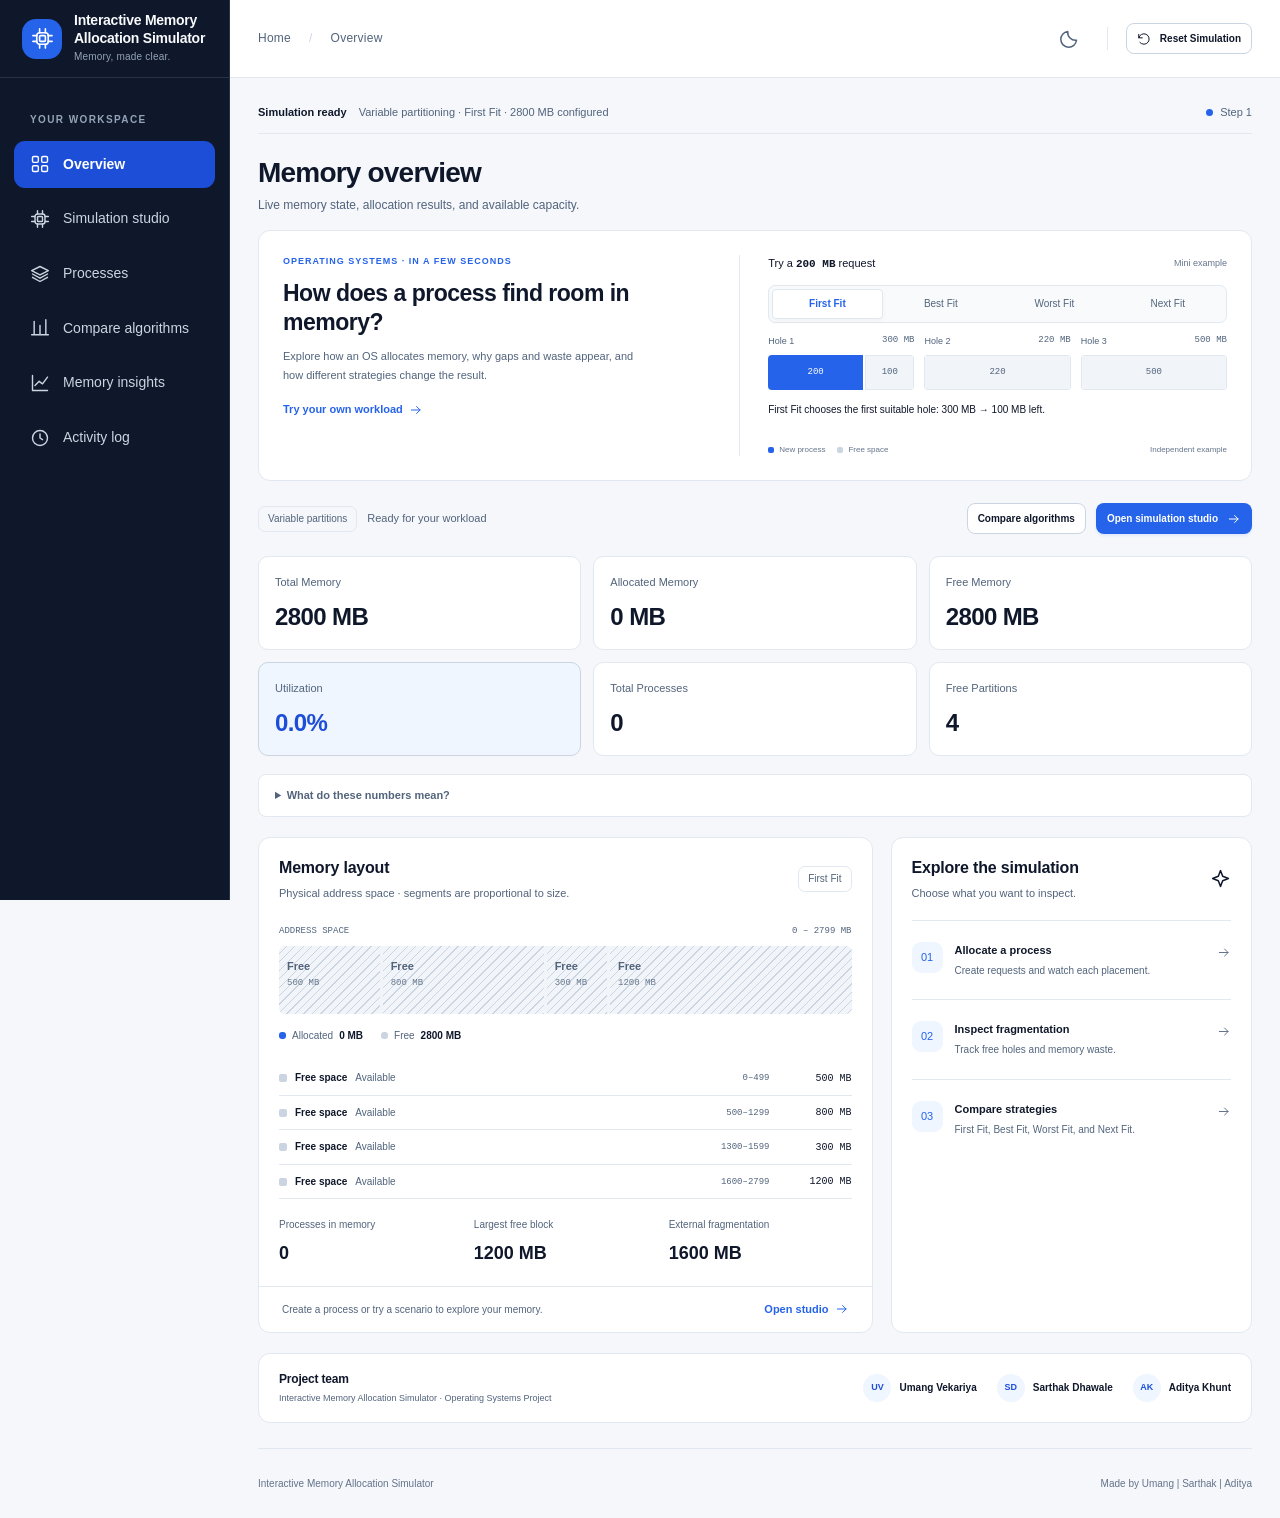
<file: index.html>
<!DOCTYPE html>
<html lang="en"><head><meta charset="UTF-8"><meta name="viewport" content="width=device-width, initial-scale=1.0"><meta name="theme-color" content="#2563eb"><title>Interactive Memory Allocation Simulator</title><link rel="stylesheet" href="css/style.css?v=25"></head>
<body><svg class="icon-sprite" aria-hidden="true" xmlns="http://www.w3.org/2000/svg"><defs><symbol id="icon-grid" viewBox="0 0 24 24"><rect x="3" y="3" width="7" height="7" rx="1.5"/><rect x="14" y="3" width="7" height="7" rx="1.5"/><rect x="3" y="14" width="7" height="7" rx="1.5"/><rect x="14" y="14" width="7" height="7" rx="1.5"/></symbol><symbol id="icon-chip" viewBox="0 0 24 24"><rect x="6" y="6" width="12" height="12" rx="3"/><path d="M9 2v4m6-4v4M9 18v4m6-4v4M2 9h4m-4 6h4m12-6h4m-4 6h4"/><rect x="9" y="9" width="6" height="6" rx="1"/></symbol><symbol id="icon-layers" viewBox="0 0 24 24"><path d="m12 3 10 5-10 5L2 8l10-5Zm-9 9 9 5 9-5M3 16l9 5 9-5"/></symbol><symbol id="icon-compare" viewBox="0 0 24 24"><path d="M5 4v16M12 9v11M19 2v18M2 20h20"/></symbol><symbol id="icon-chart" viewBox="0 0 24 24"><path d="M3 3v18h18M6 15l5-5 4 3 6-8"/></symbol><symbol id="icon-clock" viewBox="0 0 24 24"><circle cx="12" cy="12" r="9"/><path d="M12 7v5l3 2"/></symbol><symbol id="icon-book" viewBox="0 0 24 24"><path d="M12 5v16M12 5C8 2 5 3 2 4v15c3-1 6-2 10 2 4-4 7-3 10-2V4c-3-1-6-2-10 1Z"/></symbol><symbol id="icon-arrow" viewBox="0 0 24 24"><path d="M4 12h15m-6-6 6 6-6 6"/></symbol><symbol id="icon-play" viewBox="0 0 24 24"><path d="m7 4 13 8-13 8V4Z"/></symbol><symbol id="icon-moon" viewBox="0 0 24 24"><path d="M20 14A9 9 0 0 1 10 4a9 9 0 1 0 10 10Z"/></symbol><symbol id="icon-sun" viewBox="0 0 24 24"><circle cx="12" cy="12" r="4"/><path d="M12 2v2m0 16v2M2 12h2m16 0h2M5 5l1.5 1.5m11 11L19 19M5 19l1.5-1.5m11-11L19 5"/></symbol><symbol id="icon-reset" viewBox="0 0 24 24"><path d="M3 10a9 9 0 1 1 2 8M3 4v6h6"/></symbol><symbol id="icon-menu" viewBox="0 0 24 24"><path d="M4 6h16M4 12h16M4 18h16"/></symbol><symbol id="icon-check" viewBox="0 0 24 24"><circle cx="12" cy="12" r="9"/><path d="m8 12 3 3 5-6"/></symbol><symbol id="icon-spark" viewBox="0 0 24 24"><path d="m12 3 2.5 6.5L21 12l-6.5 2.5L12 21l-2.5-6.5L3 12l6.5-2.5L12 3Z"/></symbol></defs></svg>
<a class="skip-link" href="#mainContent">Skip to content</a>
<aside class="sidebar" id="sidebar" aria-label="Main navigation"><a class="brand" href="#overview" data-navigate="overview"><span class="brand-mark"><svg class="icon" aria-hidden="true"><use href="#icon-chip"></use></svg></span><div><strong>Interactive Memory<br>Allocation Simulator</strong><span>Memory, made clear.</span></div></a>
<div class="sidebar-content"><p class="nav-heading">YOUR WORKSPACE</p><nav aria-label="Workspace"><a href="#overview" class="nav-link active" data-navigate="overview" aria-current="page"><svg class="icon" aria-hidden="true"><use href="#icon-grid"></use></svg><span>Overview</span></a><a href="#simulator" class="nav-link" data-navigate="simulator"><svg class="icon" aria-hidden="true"><use href="#icon-chip"></use></svg><span>Simulation studio</span></a><a href="#processes" class="nav-link" data-navigate="processes"><svg class="icon" aria-hidden="true"><use href="#icon-layers"></use></svg><span>Processes</span></a><a href="#comparison" class="nav-link" data-navigate="comparison"><svg class="icon" aria-hidden="true"><use href="#icon-compare"></use></svg><span>Compare algorithms</span></a><a href="#analytics" class="nav-link" data-navigate="analytics"><svg class="icon" aria-hidden="true"><use href="#icon-chart"></use></svg><span>Memory insights</span></a><a href="#activity" class="nav-link" data-navigate="activity"><svg class="icon" aria-hidden="true"><use href="#icon-clock"></use></svg><span>Activity log</span></a></nav></div>
</aside>
<button class="sidebar-backdrop" id="sidebarBackdrop" aria-label="Close navigation" hidden></button>
<div class="app-shell"><header class="topbar"><div class="topbar-left"><button id="menuButton" class="icon-button menu-button" aria-label="Open navigation" aria-expanded="false" aria-controls="sidebar"><svg class="icon" aria-hidden="true"><use href="#icon-menu"></use></svg></button><div class="breadcrumbs"><span>Home</span><span class="breadcrumb-slash">/</span><span id="breadcrumbLabel">Overview</span></div></div><div class="topbar-actions"><button id="themeButton" class="icon-button" aria-label="Switch to dark theme" title="Switch theme"><svg class="icon" aria-hidden="true"><use href="#icon-moon"></use></svg></button><span class="topbar-separator"></span><button id="resetButton" aria-label="Reset Simulation" class="button button-secondary button-small"><svg class="icon" aria-hidden="true"><use href="#icon-reset"></use></svg><span>Reset Simulation</span></button></div></header>
<main id="mainContent" class="app-container" tabindex="-1"><section class="connection-banner"><span class="connection-icon"><svg class="icon" aria-hidden="true"><use href="#icon-chip"></use></svg></span><strong id="workspaceStatus">Simulation ready</strong><span class="connection-description" id="workspaceStatusDescription">Your memory workspace is ready to explore.</span><span class="connection-state"><span class="status-dot"></span><span id="workspaceStep">Step 1</span></span></section>
<div class="page-heading"><div><h1 id="pageTitle">Memory overview</h1><p id="pageSubtitle">Live memory state, allocation results, and available capacity.</p></div><span class="workspace-badge"><svg class="icon" aria-hidden="true"><use href="#icon-check"></use></svg> Local workspace</span></div>
<section class="page" data-page="overview" id="overviewPage">
<section class="overview-intro" aria-labelledby="introTitle">
    <div class="intro-copy"><span class="intro-kicker">OPERATING SYSTEMS · IN A FEW SECONDS</span><h2 id="introTitle">How does a process find room in memory?</h2><p>Explore how an OS allocates memory, why gaps and waste appear, and how different strategies change the result.</p><a class="text-link" href="#simulator" data-navigate="simulator">Try your own workload <svg class="icon" aria-hidden="true"><use href="#icon-arrow"></use></svg></a></div>
    <div class="intro-example"><div class="intro-example-heading"><span>Try a <strong>200 MB</strong> request</span><span class="intro-example-tag">Mini example</span></div><div class="intro-strategies" role="group" aria-label="Mini example allocation strategy"><button type="button" data-intro-algorithm="first-fit" aria-pressed="true">First Fit</button><button type="button" data-intro-algorithm="best-fit" aria-pressed="false">Best Fit</button><button type="button" data-intro-algorithm="worst-fit" aria-pressed="false">Worst Fit</button><button type="button" data-intro-algorithm="next-fit" aria-pressed="false">Next Fit</button></div><div id="introMemory" class="intro-memory" aria-label="Three separate free memory holes"></div><p id="introResult" class="intro-result" role="status" aria-live="polite"></p><div class="intro-legend"><span><i class="intro-used-dot"></i>New process</span><span><i></i>Free space</span><span>Independent example</span></div></div>
</section>

<div class="overview-toolbar"><div><span class="subtle-tag" id="overviewMode">Variable partitions</span><span class="overview-context" id="overviewMemoryStatus">Ready for your workload</span></div><div class="overview-actions"><a class="button button-secondary button-small" href="#comparison" data-navigate="comparison">Compare algorithms</a><a class="button button-primary button-small" href="#simulator" data-navigate="simulator">Open simulation studio <svg class="icon" aria-hidden="true"><use href="#icon-arrow"></use></svg></a></div></div>
<section class="dashboard-grid">

            <div class="stat-card">
                <span class="stat-label">Total Memory</span>
                <strong id="totalMemory">0 MB</strong>
            </div>

            <div class="stat-card">
                <span class="stat-label">Allocated Memory</span>
                <strong id="allocatedMemory">0 MB</strong>
            </div>

            <div class="stat-card">
                <span class="stat-label">Free Memory</span>
                <strong id="freeMemory">0 MB</strong>
            </div>

            <div class="stat-card">
                <span class="stat-label">Utilization</span>
                <strong id="utilization">0%</strong>
            </div>

            <div class="stat-card">
                <span class="stat-label">Total Processes</span>
                <strong id="processCount">0</strong>
            </div>

            <div class="stat-card">
                <span class="stat-label">Free Partitions</span>
                <strong id="freeBlockCount">0</strong>
            </div>

        </section>


<details class="metrics-help"><summary>What do these numbers mean?</summary><div id="overviewMetricHelp" class="metric-explanations"></div></details>
<div class="overview-grid"><section class="panel overview-health"><div class="panel-header"><div class="title-with-icon"><span class="icon-tile"><svg class="icon" aria-hidden="true"><use href="#icon-layers"></use></svg></span><div><h2>Memory layout</h2><p>Physical address space · segments are proportional to size.</p></div></div><span class="subtle-tag" id="overviewAlgorithm">First Fit</span></div>
<div class="health-content"><div class="overview-map-caption"><span>ADDRESS SPACE</span><span id="overviewAddressEnd">0 MB</span></div><div class="capacity-track" id="overviewCapacity" aria-label="Current memory distribution"></div><div id="overviewPointer" class="pointer-slot"></div><div class="capacity-legend"><span><i class="legend-dot used"></i>Allocated <strong id="overviewAllocated">0 MB</strong></span><span><i class="legend-dot"></i>Free <strong id="overviewFree">0 MB</strong></span></div>
<div class="overview-regions" id="overviewRegions" aria-label="Memory regions"></div><div class="overview-facts"><div><span>Processes in memory</span><strong id="overviewProcessCount">0</strong></div><div><span>Largest free block</span><strong id="overviewLargest">0 MB</strong></div><div><span>External fragmentation</span><strong id="overviewExternal">0 MB</strong></div></div></div>
<div class="panel-footer"><span id="overviewNextHint">Create a process to begin your first allocation.</span><a href="#simulator" data-navigate="simulator">Open studio <svg class="icon" aria-hidden="true"><use href="#icon-arrow"></use></svg></a></div></section>
<section class="panel quick-guide"><div class="panel-header"><div><h2>Explore the simulation</h2><p>Choose what you want to inspect.</p></div><svg class="icon" aria-hidden="true"><use href="#icon-spark"></use></svg></div><div class="guide-steps">
<a href="#simulator" data-navigate="simulator"><span class="guide-number">01</span><div><strong>Allocate a process</strong><span>Create requests and watch each placement.</span></div><svg class="icon" aria-hidden="true"><use href="#icon-arrow"></use></svg></a>
<a href="#analytics" data-navigate="analytics"><span class="guide-number">02</span><div><strong>Inspect fragmentation</strong><span>Track free holes and memory waste.</span></div><svg class="icon" aria-hidden="true"><use href="#icon-arrow"></use></svg></a>
<a href="#comparison" data-navigate="comparison"><span class="guide-number">03</span><div><strong>Compare strategies</strong><span>First Fit, Best Fit, Worst Fit, and Next Fit.</span></div><svg class="icon" aria-hidden="true"><use href="#icon-arrow"></use></svg></a></div></section></div><section class="panel project-team" aria-labelledby="projectTeamTitle"><div class="panel-header"><div><h2 id="projectTeamTitle">Project team</h2><p>Interactive Memory Allocation Simulator · Operating Systems Project</p></div></div><ul class="team-members"><li><span class="team-avatar" aria-hidden="true">UV</span><strong>Umang Vekariya</strong></li><li><span class="team-avatar" aria-hidden="true">SD</span><strong>Sarthak Dhawale</strong></li><li><span class="team-avatar" aria-hidden="true">AK</span><strong>Aditya Khunt</strong></li></ul></section></section><section class="page" data-page="simulator" id="simulatorPage" hidden>
<section class="guided-demo"><div><div class="guide-title-row"><h2 id="guidedTitle">Guided fragmentation demo</h2><span id="guidedProgress"></span></div><p id="guidedExplanation">Follow allocation, release, failure, compaction, and a successful retry.</p></div><div class="guide-actions"><button id="startGuidedButton" class="button button-secondary button-small">Start guided demo</button><button id="guidedNextButton" class="button button-primary button-small" hidden>Next stage</button></div></section>
<div class="session-toolbar"><span id="sessionStatus">Autosave is local to this browser.</span><div><button id="saveWorkloadButton" class="button button-secondary button-small">Save workload</button><button id="loadWorkloadButton" class="button button-secondary button-small">Load workload</button><button id="exportReportButton" class="button button-secondary button-small">Export report</button><input id="workloadFile" type="file" accept=".json,application/json" hidden></div></div>
<section class="control-bar">

        <div class="control-group">

            <label for="algorithmSelect">
                Allocation Algorithm
            </label>

            <select id="algorithmSelect">
                <option value="first-fit">First Fit</option>
                <option value="best-fit">Best Fit</option>
                <option value="worst-fit">Worst Fit</option>
                <option value="next-fit">Next Fit</option>
            </select>

        </div>

        <div class="control-group">
            <label for="allocationMode">Allocation Mode</label>
            <select id="allocationMode"><option value="variable">Variable Partitioning</option><option value="fixed">Fixed Partitioning</option></select>
        </div>
        <div class="control-group memory-config-group">

            <label for="memoryBlocks">
                Memory Blocks (MB)
            </label>

            <input
                type="text"
                id="memoryBlocks"
                placeholder="500, 800, 300, 1200"
                value="500, 800, 300, 1200"
            >

        </div>

        <div class="control-group">

            <label>
                Actions
            </label>

            <div class="control-actions">

                <button
                    id="configureMemoryButton"
                    class="button button-primary"
                >
                    Configure Memory
                </button>

                <button
                    id="loadSampleButton"
                    class="button button-secondary"
                >
                    Load Sample
                </button>

            </div>

        </div>

    </section>

        <p id="modeDescription" class="mode-description"></p>
        <section class="main-grid">

            <!-- PROCESS MANAGEMENT -->

            <div class="panel process-panel">

                <div class="panel-header">

                    <div>
                        <h2>Create a process</h2>
                        <p>Add a request to the allocation queue.</p>
                    </div>

                </div>

                <form id="processForm">

                    <div class="form-row">

                        <div class="form-field">

                            <label for="processId">
                                Process ID
                            </label>

                            <input
                                type="text"
                                id="processId"
                                placeholder="P1"
                                maxlength="10"
                                required
                            >

                        </div>

                        <div class="form-field">

                            <label for="processName">
                                Process Name
                            </label>

                            <input
                                type="text"
                                id="processName"
                                placeholder="Chrome"
                                maxlength="30"
                                required
                            >

                        </div>

                    </div>

                    <div class="form-field">

                        <label for="memoryRequest">
                            Memory Requirement (MB)
                        </label>

                        <input
                            type="number"
                            id="memoryRequest"
                            placeholder="500"
                            min="1"
                            step="1"
                            required
                        >

                    </div>

                    <button
                        type="submit"
                        class="button button-primary button-full"
                    >
                        Create Process
                    </button>

                </form>

                <div class="divider"></div>

                <div class="section-subtitle">
                    Quick Allocation
                </div>

                <div class="step-mode">

                    <div class="step-mode-header">

                        <div>
                            <span class="step-mode-title">
                                Step-by-Step Mode
                            </span>

                            <span class="step-mode-description">
                                Inspect blocks one at a time. Previous reviews explanations; committed allocations stay in memory.
                            </span>
                        </div>

                        <label class="toggle">

                            <input
                                type="checkbox"
                                id="stepModeToggle" aria-label="Enable step-by-step allocation"
                            >

                            <span class="toggle-slider"></span>

                        </label>

                    </div>

                    <div
                        id="stepControls"
                        class="step-controls hidden"
                    >

                        <div class="step-progress">

                            <span id="stepProgress">
                                Step 0 / 0
                            </span>

                        </div>

                        <div class="playback-controls"><button id="playStepsButton" class="button button-primary button-small" aria-pressed="false" disabled>Play</button><label for="playbackSpeed">Speed</label><select id="playbackSpeed"><option value="1600">Slow</option><option value="1000" selected>Normal</option><option value="500">Fast</option></select></div>
<div class="step-buttons">

                            <button
                                id="previousStepButton"
                                class="button button-secondary button-small"
                                disabled
                            >
                                Previous
                            </button>

                            <button
                                id="nextStepButton"
                                class="button button-primary button-small"
                                disabled
                            >
                                Next
                            </button>

                            <button
                                id="runAllButton"
                                class="button button-secondary button-small"
                                disabled
                            >
                                Run All
                            </button>

                        </div>

                    </div>

                </div>

<div class="waiting-queue-section"><div class="queue-heading"><span>Waiting queue</span><span id="waitingCount">0 waiting</span></div><div id="waitingQueue" class="waiting-queue"></div></div>
                <div class="allocation-controls">

                    <select id="allocationProcessSelect" aria-label="Waiting process to allocate">
                        <option value="">
                            Select process
                        </option>
                    </select>

                    <button
                        id="allocateButton"
                        class="button button-primary"
                    >
                        Allocate
                    </button>

                </div>

            </div>

            <!-- MEMORY MAP -->

            <div class="panel memory-panel">

                <div class="panel-header">

                    <div>
                        <h2>Memory layout</h2>
                        <p>
                            Contiguous address space · sizes in MB
                        </p>
                    </div>

                    <div class="memory-total-label">
                        <span id="memoryMapTotal">0 MB</span>
                        <button id="compactButton" class="button button-primary button-small">Compact Memory</button>
                    </div>

                </div>

<div class="studio-metrics"><div><span>Reserved</span><strong id="studioAllocated">0 MB</strong></div><div><span>Available</span><strong id="studioFree">0 MB</strong></div><div><span>Largest hole</span><strong id="studioLargest">0 MB</strong></div><div><span>Utilization</span><strong id="studioUtilization">0%</strong></div></div>
<div class="payload-breakdown"><span id="studioPayload">0% useful utilization</span><span id="studioWaste">0 MB internal waste</span></div><details class="metrics-help studio-metrics-help"><summary>Useful memory, waste, and fragmentation explained</summary><div id="studioMetricHelp" class="metric-explanations"></div></details><div class="address-overview"><div class="address-labels"><span>ADDRESS SPACE</span><span id="studioStep">Step 1</span></div><div id="studioCapacity" class="studio-capacity" aria-label="Proportional memory overview"></div><div id="studioPointer" class="pointer-slot"></div><p class="map-scale-note">Segment widths show reserved size. Hatched space inside an allocated segment is internal waste.</p><div class="address-labels"><span>0 MB</span><span id="studioEndAddress">0 MB</span></div></div>
<section id="memoryInspector" class="memory-inspector" aria-label="Selected memory block details"></section><details id="memoryDetails" class="memory-details"><summary>Detailed partitions &amp; addresses</summary><div class="map-column-labels"><span>Start</span><span>Partition / owner</span><span>End</span></div>
                <div
                    id="memoryMap"
                    class="memory-map"
                >

                    <div class="empty-state">
                        <strong>No memory configured</strong>
                        <span>
                            Load sample data to begin the simulation.
                        </span>
                    </div>

                </div>

                <div
                    id="memoryMapLegend"
                    class="memory-map-legend"
                    style="display: none;"
                ></div></details><section class="request-inspector" aria-labelledby="requestInspectorTitle"><div class="inspector-heading"><div><h3 id="requestInspectorTitle">Request preview</h3><p>Compare the next placement across all four algorithms.</p></div><div class="preview-size"><label for="previewRequest">Request (MB)</label><input id="previewRequest" type="number" min="1" step="1" value="212"></div></div><p id="previewContext" class="preview-context"></p><p id="requestFeasibility" class="request-feasibility" aria-live="polite"></p><div id="requestChoices" class="request-choices"></div></section>

            </div>

        <section class="panel steps-panel"><div class="panel-header">

                    <div>
                        <h2>Allocation trace</h2>
                        <p>
                            Follow the search and placement decisions.
                        </p>
                    </div>

                </div>

<div class="decision-cost" id="decisionCost" role="status"></div>
                <div
                    id="allocationSteps"
                    class="steps-container"
                >

                    <div class="empty-state small">
                        <span>
                            Allocation decisions will appear here.
                        </span>
                    </div>

                </div>

            </section>
</section>


<section class="panel scenario-panel">
            <div class="panel-header"><div><h2>Workload scenarios</h2><p>Load a workload, advance its lifecycle, then compare placement strategies.</p></div></div>
            <div class="scenario-controls">
                <div class="control-group"><label for="scenarioSelect">Scenario</label><select id="scenarioSelect">
                    <option value="normal">1 — Normal Workload</option><option value="fragmentation">2 — Fragmentation Stress Test</option>
                    <option value="large">3 — Large Process Workload</option><option value="mixed">4 — Mixed Workload</option>
                    <option value="comparison">5 — Algorithm Comparison</option>
                </select></div>
                <button id="loadScenarioButton" class="button button-secondary">Load Scenario</button>
                <button id="scenarioNextButton" class="button button-secondary" disabled>Next Action</button>
                <button id="scenarioRunButton" class="button button-primary" disabled>Run Workload</button>
            </div>
            <p id="scenarioDescription" class="panel-copy"></p><p id="scenarioProgress" class="panel-copy panel-meta"></p>
        </section>
        <section class="lower-grid">
            <div class="panel"><div class="panel-header"><div><h2>Allocation Failure Analysis</h2><p>Diagnostic snapshot from the latest failed request.</p></div></div><div id="failureAnalysis" class="analysis-content" aria-live="polite"></div></div>
            <div class="panel"><div class="panel-header"><div><h2>Memory Compaction</h2><p>Before and after · free memory is conserved.</p></div></div><div id="compactionAnalysis" class="analysis-content"></div></div>
        </section>
        </section><section class="page" data-page="processes" id="processesPage" hidden><div class="section-toolbar"><p>Every request, from creation to release.</p><a href="#simulator" data-navigate="simulator" class="button button-primary"><svg class="icon" aria-hidden="true"><use href="#icon-play"></use></svg> Create a process</a></div><!-- PROCESS TABLE -->

        <section class="panel">

            <div class="panel-header">

                <div>
                    <h2>Processes</h2>
                    <p>
                        Current state of simulated processes.
                    </p>
                </div>

                <span
                    id="processSummary"
                    class="panel-meta"
                >
                    0 processes
                </span>

            </div>

            <div class="table-wrapper">

                <table>

                    <thead>

                        <tr>
                            <th>PID</th>
                            <th>Process</th>
                            <th>Requested</th>
                            <th>Allocated</th>
                            <th>Status</th>
                            <th>Internal waste</th><th>Attempts</th><th>Failures</th><th>Block / lifecycle steps</th>
                            <th>Actions</th>
                        </tr>

                    </thead>

                    <tbody id="processTableBody">

                        <tr>
                            <td
                                colspan="10"
                                class="table-empty"
                            >
                                No processes created yet.
                            </td>
                        </tr>

                    </tbody>

                </table>

            </div>

        </section>

        </section><section class="page" data-page="comparison" id="comparisonPage" hidden><section class="workspace-intro comparison-intro"><div class="intro-icon"><svg class="icon" aria-hidden="true"><use href="#icon-compare"></use></svg></div><div><h2>Four strategies. One fair comparison.</h2><p>First Fit, Best Fit, Worst Fit, and Next Fit start with identical memory and lifecycle actions.</p></div></section><section id="comparisonLayoutSection" class="comparison-layout-section" aria-labelledby="comparisonLayoutTitle" hidden><div class="comparison-layout-heading"><h2 id="comparisonLayoutTitle">Same workload. Four memory layouts.</h2><p id="comparisonLayoutNote"></p></div><div id="comparisonLayouts" class="comparison-layout-grid"></div><p class="comparison-layout-legend">Process colors stay consistent across algorithms. Striped regions are free; hatching within a process shows internal waste. Maps are comparison snapshots.</p></section><div id="comparisonCharts" class="comparison-charts"></div><section class="panel comparison-panel">

            <div class="panel-header">

                <div>
                    <h2>Algorithm Comparison</h2>

                    <p>
                        Run the current workload independently
                        using all four allocation strategies.
                    </p>
                </div>

                <button
                    id="compareButton"
                    class="button button-primary"
                >
                    Run Comparison
                </button>

            </div>

            <div class="comparison-info">

                <div class="comparison-note">
                    <strong>How it works</strong>

                    <span>
                        Each algorithm starts with the same original
                        memory configuration and process workload.
                    </span>
                </div>

            </div>

            <div class="table-wrapper">

                <table class="comparison-table">

                    <thead>

                        <tr>
                            <th>Metric</th><th>First Fit</th><th>Best Fit</th><th>Worst Fit</th><th>Next Fit</th>
                        </tr>

                    </thead>

                    <tbody id="comparisonTableBody">

                        <tr>

                            <td
                                colspan="5"
                                class="table-empty"
                            >
                                Run a comparison to see results.
                            </td>

                        </tr>

                    </tbody>

                </table>
                <div
                    id="comparisonSummary"
                    class="comparison-summary"
                >
                </div>

            </div>

        </section>
        </section><section class="page" data-page="analytics" id="analyticsPage" hidden><section class="panel fragmentation-panel"><div class="panel-header">

                    <div>
                        <h2>Fragmentation</h2><span id="fragmentationSeverity" class="status-badge status-waiting"></span>
                        <p>
                            Memory distribution statistics.
                        </p>
                    </div>

                </div>

                <div class="fragmentation-list">

                    <div class="fragmentation-item">

                        <div>
                            <span>
                                Internal Fragmentation
                            </span>

                            <small>
                                Unused space inside allocated partitions
                            </small>
                        </div>

                        <strong id="internalFragmentation">
                            0 MB
                        </strong>

                    </div>

                    <div class="fragmentation-item">

                        <div>
                            <span>
                                External Fragmentation
                            </span>

                            <small>
                                Free memory minus the largest free hole (variable mode)
                            </small>
                        </div>

                        <strong id="externalFragmentation">
                            0 MB
                        </strong>

                    </div>

                    <div class="fragmentation-item">

                        <div>
                            <span>
                                Largest Free Block
                            </span>

                            <small>
                                Largest currently available partition
                            </small>
                        </div>

                        <strong id="largestFreeBlock">
                            0 MB
                        </strong>

                    </div>

                    <div class="fragmentation-item"><div><span>External Fragmentation Ratio</span><small>External / free memory × 100</small></div><strong id="externalRatio">0%</strong></div>
                    <div class="fragmentation-item"><div><span>Internal Fragmentation Ratio</span><small>Internal / reserved memory × 100</small></div><strong id="internalRatio">0%</strong></div>
                    <div class="fragmentation-item"><div><span>Total Wasted Memory</span><small>Internal waste + external fragmentation</small></div><strong id="wastedMemory">0 MB</strong></div>
                    <div class="fragmentation-item"><div><span>Compactions</span><small>Successful variable-memory compactions</small></div><strong id="compactionCount">0</strong></div>
                </div>
                <p id="fragmentationExplanation" class="panel-copy"></p><div id="analyticsMetricHelp" class="metric-explanations analytics-metric-help"></div>
            </section><section class="panel analytics-panel">
            <div class="panel-header"><div><h2>Real-time Analytics</h2><p>One sample per simulation event. All graphs reset with memory configuration.</p></div></div>
            <div class="analytics-grid">
                <div class="chart-card"><h3>Memory Utilization</h3><div id="utilizationChart"></div></div>
                <div class="chart-card"><h3>Allocated vs Free Memory</h3><div id="memoryChart"></div></div>
                <div class="chart-card"><h3>External Fragmentation</h3><div id="fragmentationChart"></div></div>
            </div>
        </section>
        </section><section class="page" data-page="activity" id="activityPage" hidden><section class="panel activity-panel">

            <div class="panel-header">

                <div>
                    <h2>Activity Log</h2>
                    <p>
                        Recent simulation events.
                    </p>
                </div>

            </div>

            <div
                id="activityLog"
                class="activity-log"
            >

                <div class="empty-state small">
                    <span>
                        No simulation events yet.
                    </span>
                </div>

            </div>

        </section>

    </section><section class="page" data-page="guide" id="guidePage" hidden><section class="panel guide-panel"><div class="panel-header"><div><h2>Small decisions. Different outcomes.</h2><p>The memory model behind your simulation.</p></div></div><div class="reference-grid">
<article><span class="reference-number">01</span><h3>Choose a strategy</h3><p><strong>First Fit</strong> stops at the first free block that fits. <strong>Best Fit</strong> chooses the smallest suitable block. <strong>Worst Fit</strong> chooses the largest. <strong>Next Fit</strong> resumes from its saved search position and wraps around.</p></article>
<article><span class="reference-number">02</span><h3>Know your partitions</h3><p><strong>Variable partitions</strong> split blocks to match a request. <strong>Fixed partitions</strong> reserve an entire region, leaving unused space inside it.</p></article>
<article><span class="reference-number">03</span><h3>Understand fragmentation</h3><p>External fragmentation = free memory − largest free block. Internal fragmentation = reserved memory − requested memory in allocated processes.</p></article>
<article><span class="reference-number">04</span><h3>Make memory contiguous</h3><p>Compaction moves allocated processes together and combines free space. It preserves total free memory and is available in variable mode.</p></article>
<article><span class="reference-number">05</span><h3>Take it step by step</h3><p>Enable step mode in the studio to inspect each free block. Previous reviews the explanation; completing an allocation commits it only once.</p></article>
<article><span class="reference-number">06</span><h3>Replay a fair workload</h3><p>Comparisons use independent memory states and identical actions. Recommendations prioritize allocation success, then useful utilization, fragmentation, and search work.</p></article></div></section></section>
<footer class="workspace-footer"><span>Interactive Memory Allocation Simulator</span><span>Made by Umang | Sarthak | Aditya</span></footer></main></div>
<div id="notification" class="notification" role="status" aria-live="polite"></div><dialog id="simulationDialog" aria-labelledby="dialogTitle">
        <form method="dialog" id="dialogForm">
            <h2 id="dialogTitle">Simulation action</h2><p id="dialogMessage"></p>
            <div id="dialogInputGroup" class="form-field hidden"><label for="dialogMemory">Additional memory (MB)</label><input id="dialogMemory" type="number" min="1" step="1"></div>
            <div class="dialog-actions"><button id="dialogCancel" type="button" class="button button-secondary">Cancel</button><button id="dialogConfirm" type="submit" class="button button-primary">Continue</button></div>
        </form>
    </dialog>

<!-- Load core logic first. UI and features define helpers; app.js starts the app last. -->
<script src="js/core/algorithms.js?v=25"></script>
<script src="js/core/memory-engine.js?v=25"></script>

<!-- Presentation and interactive feature helpers (preserve this dependency order). -->
<script src="js/interface/visualization.js?v=25"></script>
<script src="js/interface/dialogs.js?v=25"></script>
<script src="js/interface/scenarios.js?v=25"></script>
<script src="js/interface/analytics.js?v=25"></script>
<script src="js/interface/studio-tools.js?v=25"></script>
<script src="js/interface/workspace.js?v=25"></script>
<script src="js/interface/block-inspector.js?v=25"></script>
<script src="js/interface/lab-features.js?v=25"></script>

<script src="js/interface/overview-demo.js?v=25"></script>

<script src="js/interface/learning-views.js?v=25"></script>

<!-- Application controller and startup. -->
<script src="js/app.js?v=25"></script>
</body></html>
</file>
<file: css/style.css>
/* Interactive Memory Allocation Simulator workspace — navy navigation, neutral slate surfaces, and blue accents. */
:root {
    color-scheme: light;
    --page: #f5f7fb; --surface: #ffffff; --surface-alt: #f8fafc;
    --sidebar: #0f172a; --sidebar-text: #cbd5e1; --sidebar-muted: #94a3b8;
    --sidebar-border: #263449; --sidebar-hover: #1e293b; --sidebar-active: #1d4ed8;
    --line: #e2e8f0; --line-strong: #cbd5e1;
    --text: #0f172a; --text-secondary: #52647c; --text-muted: #64748b;
    --accent: #2563eb; --accent-hover: #1d4ed8; --accent-soft: #eff6ff; --button-text: #ffffff;
    --copper: var(--accent); --copper-dark: var(--accent-hover); --copper-soft: var(--accent-soft);
    --success: #1d4ed8; --success-soft: #eff6ff;
    --warning: #b45309; --warning-soft: #fffbeb; --danger: #b91c1c; --danger-soft: #fef2f2;
    --free: #f1f5f9; --free-line: #cbd5e1; --ink: #0f172a;
    --p1: #60a5fa; --p2: #a78bfa; --p3: #2dd4bf; --p4: #38bdf8; --p5: #818cf8; --p6: #e879f9;
    --radius: 18px; --radius-sm: 10px; --sidebar-width: 252px;
    --shadow-sm: 0 2px 5px rgba(15, 23, 42, .035); --shadow-lg: 0 20px 70px rgba(15, 23, 42, .22);
    --font-ui: Inter, -apple-system, BlinkMacSystemFont, "Segoe UI", sans-serif;
    --font-mono: "SFMono-Regular", Consolas, monospace;
    --hero-panel: #ffffff; --hero-chip: #dbeafe; --hero-chip-inner: #eff6ff; --hero-stroke: #94a3b8;
}
[data-theme="dark"] {
    color-scheme: dark;
    --page: #0b1220; --surface: #111c30; --surface-alt: #172338;
    --line: #2a3a52; --line-strong: #40536e;
    --text: #f1f5f9; --text-secondary: #b2bfd1; --text-muted: #94a3b8;
    --accent: #60a5fa; --accent-hover: #93c5fd; --accent-soft: #172e52; --button-text: #0b1220;
    --success: #93c5fd; --success-soft: #172e52; --warning: #fbbf24; --warning-soft: #352b14;
    --danger: #fca5a5; --danger-soft: #392127; --free: #1e293b; --free-line: #475569;
    --hero-panel: #1e293b; --hero-chip: #243d61; --hero-chip-inner: #172e52; --hero-stroke: #64748b;
}
* { box-sizing: border-box; margin: 0; padding: 0; }
body { background: var(--page); color: var(--text); font: 14px/1.55 var(--font-ui); -webkit-font-smoothing: antialiased; }
button, input, select { font: inherit; }
a { color: inherit; text-decoration: none; }
button, a, input, select, summary { -webkit-tap-highlight-color: transparent; }
button, a { touch-action: manipulation; }
button:focus-visible, a:focus-visible, summary:focus-visible { outline: 3px solid var(--accent); outline-offset: 4px; }
::selection { background: var(--accent-soft); color: var(--accent-hover); }
.icon-sprite { position: absolute; width: 0; height: 0; overflow: hidden; }
.icon { width: 21px; height: 21px; fill: none; stroke: currentColor; stroke-width: 1.7; stroke-linecap: round; stroke-linejoin: round; flex-shrink: 0; }
.skip-link { position: fixed; top: -80px; left: 16px; padding: 12px 20px; background: var(--surface); color: var(--accent); z-index: 100; border-radius: 8px; }
.skip-link:focus { top: 12px; }
.hidden, [hidden] { display: none !important; }

/* Persistent shell */
.sidebar { color: var(--sidebar-text); position: fixed; inset: 0 auto 0 0; width: var(--sidebar-width); z-index: 30; background: var(--sidebar); border-right: 1px solid var(--sidebar-border); display: flex; flex-direction: column; }
.brand { display: flex; align-items: center; gap: 12px; height: 78px; padding: 0 24px; border-bottom: 1px solid var(--sidebar-border); }
.brand-mark { display: grid; place-items: center; background: #2563eb; color: #fff; width: 40px; height: 40px; flex-shrink: 0; border-radius: 14px; }
.brand-mark .icon { width: 23px; height: 23px; }
.brand strong { display: block; font-size: 14px; letter-spacing: -.25px; font-weight: 650; color: #f8fafc; line-height: 1.25; }
.brand span:not(.brand-mark) { display: block; font-size: 10px; color: var(--sidebar-muted); letter-spacing: .2px; margin-top: 2px; }
.sidebar-content { padding: 34px 14px; overflow-y: auto; }
.nav-heading { color: var(--sidebar-muted); font-weight: 650; font-size: 10px; letter-spacing: 1.4px; padding: 0 16px 13px; }
.sidebar nav { display: grid; gap: 7px; }
.nav-link { display: flex; align-items: center; gap: 13px; padding: 13px 16px; border-radius: 11px; color: var(--sidebar-text); font-size: 14px; font-weight: 530; transition: background .15s, color .15s; }
[data-theme="dark"] .nav-link { color: var(--sidebar-text); }
.nav-link:hover { background: var(--sidebar-hover); color: #ffffff; }
.nav-link.active { background: var(--sidebar-active); color: #ffffff; font-weight: 620; }
[data-theme="dark"] .nav-link.active { background: var(--sidebar-active); color: #ffffff; }
.nav-link .icon { width: 20px; height: 20px; }
.nav-divider { height: 1px; margin: 25px 16px 17px; background: var(--sidebar-border); }
.sidebar-footer { margin-top: auto; padding: 23px 26px 25px; border-top: 1px solid var(--sidebar-border); }
.sidebar-footer strong { display: block; color: #e2e8f0; font-size: 11px; margin-bottom: 5px; font-weight: 600; }
.sidebar-footer p { color: var(--sidebar-muted); font-size: 11px; line-height: 1.8; max-width: 175px; }
.sidebar-foot-icon { display: block; color: #93c5fd; margin-bottom: 10px; }
.sidebar-foot-icon .icon { width: 18px; height: 18px; }
.academic-tag { display: inline-block; font-size: 8px; letter-spacing: 1.4px; color: var(--sidebar-muted); margin-top: 18px; }
.app-shell { margin-left: var(--sidebar-width); }
.topbar { height: 78px; display: flex; align-items: center; justify-content: space-between; gap: 15px; padding: 0 38px; background: var(--surface); border-bottom: 1px solid var(--line); }
.topbar-left, .topbar-actions, .breadcrumbs { display: flex; align-items: center; gap: 18px; }
.breadcrumbs { color: var(--text-secondary); font-size: 12px; letter-spacing: .25px; }
.breadcrumb-slash { color: var(--line-strong); }
.icon-button { display: grid; place-items: center; width: 38px; height: 38px; background: transparent; border: 0; border-radius: 10px; color: var(--text-secondary); cursor: pointer; }
.icon-button:hover { background: var(--accent-soft); color: var(--accent); }
.topbar-separator { height: 23px; width: 1px; background: var(--line); }
.menu-button { display: none; }
.app-container { max-width: 1480px; margin: 0 auto; padding: 30px 38px 0; outline: 0; }
.connection-banner { display: flex; align-items: center; gap: 12px; padding: 14px 17px; border-radius: 14px; background: var(--surface); margin-bottom: 27px; font-size: 12px; }
.connection-icon { display: grid; place-items: center; height: 31px; width: 31px; color: var(--accent); background: var(--accent-soft); border-radius: 9px; }
[data-theme="dark"] .connection-icon { background: var(--accent-soft); }
.connection-icon .icon { width: 18px; height: 18px; }
.connection-banner strong { font-weight: 600; }
.connection-description { color: var(--text-secondary); }
.connection-state { display: flex; align-items: center; gap: 7px; margin-left: auto; color: var(--text-secondary); white-space: nowrap; font-size: 11px; }
.status-dot { width: 7px; height: 7px; background: var(--accent); border-radius: 50%; display: inline-block; flex-shrink: 0; }
.page-heading { display: flex; align-items: center; justify-content: space-between; gap: 20px; margin-bottom: 27px; }
.page-heading h1 { font-size: 24px; letter-spacing: -.7px; font-weight: 650; line-height: 1.35; }
.page-heading p { font-size: 12px; color: var(--text-secondary); margin-top: 4px; }
.workspace-badge { color: var(--accent); background: var(--accent-soft); border: 1px solid var(--free-line); padding: 5px 10px; border-radius: 7px; font-size: 10px; display: flex; align-items: center; gap: 6px; white-space: nowrap; }
.workspace-badge .icon { width: 13px; height: 13px; }
.workspace-footer { padding: 27px 0; margin-top: 25px; border-top: 1px solid var(--line); color: var(--text-muted); font-size: 10px; display: flex; justify-content: space-between; gap: 15px; }

/* Overview */
.dashboard-grid { display: grid; grid-template-columns: repeat(6, minmax(0, 1fr)); gap: 12px; margin-bottom: 24px; }
.stat-card { background: var(--surface); border: 1px solid var(--line); border-radius: 15px; min-height: 100px; padding: 17px 16px; display: flex; flex-direction: column; justify-content: space-between; gap: 12px; }
.stat-label { color: var(--text-secondary); font-size: 11px; }
.stat-card strong { font-size: 24px; letter-spacing: -.6px; line-height: 1.2; font-weight: 620; white-space: nowrap; }
.stat-card:nth-child(4) { background: var(--accent-soft); border-color: var(--free-line); }
.stat-card:nth-child(4) strong { color: var(--accent-hover); }
.overview-grid { display: grid; grid-template-columns: 1.3fr 1fr; gap: 20px; }
.title-with-icon { display: flex; align-items: center; gap: 12px; }
.icon-tile { display: grid; place-items: center; color: var(--accent); background: var(--accent-soft); width: 39px; height: 39px; border-radius: 12px; }
.subtle-tag { border: 1px solid var(--line); border-radius: 7px; padding: 4px 9px; color: var(--text-secondary); font-size: 10px; white-space: nowrap; }
.health-content { padding: 18px 23px 23px; }
.capacity-track { display: flex; height: 15px; border-radius: 8px; overflow: hidden; background: var(--free); gap: 2px; }
.capacity-track span { min-width: 2px; }
.capacity-legend { display: flex; gap: 18px; margin-top: 14px; font-size: 10px; color: var(--text-secondary); flex-wrap: wrap; }
.capacity-legend span { display: flex; align-items: center; gap: 6px; }
.capacity-legend strong { font-weight: 550; color: var(--text); }
.legend-dot { height: 7px; width: 7px; background: var(--free-line); border-radius: 3px; display: inline-block; }
.legend-dot.used { background: var(--accent); }
.overview-facts { display: grid; grid-template-columns: repeat(3, 1fr); margin-top: 24px; gap: 12px; }
.overview-facts span { display: block; font-size: 10px; color: var(--text-secondary); margin-bottom: 7px; }
.overview-facts strong { display: block; font-size: 18px; font-weight: 600; }
.panel-footer { padding: 14px 23px; border-top: 1px solid var(--line); display: flex; gap: 12px; align-items: center; justify-content: space-between; font-size: 10px; color: var(--text-secondary); }
.panel-footer a, .text-link { color: var(--accent); display: inline-flex; align-items: center; gap: 6px; font-size: 11px; font-weight: 600; white-space: nowrap; }
.panel-footer .icon, .text-link .icon { width: 14px; height: 14px; }
.guide-steps { padding: 0 22px 6px; }
.guide-steps a { display: flex; align-items: center; gap: 12px; padding: 17px 0; border-top: 1px solid var(--line); }
.guide-steps a:first-child { border-top: 0; }
.guide-number { color: var(--accent); font-size: 11px; background: var(--accent-soft); border-radius: 9px; width: 31px; height: 31px; display: grid; place-items: center; flex-shrink: 0; }
.guide-steps strong { display: block; font-size: 11px; font-weight: 600; }
.guide-steps div span { display: block; font-size: 10px; color: var(--text-secondary); margin-top: 4px; }
.guide-steps .icon { width: 14px; margin-left: auto; color: var(--text-muted); }

/* Shared cards and controls */
.panel { background: var(--surface); border: 1px solid var(--line); border-radius: var(--radius); overflow: hidden; box-shadow: var(--shadow-sm); }
.panel-header { display: flex; align-items: center; justify-content: space-between; gap: 12px; min-height: 81px; padding: 20px 23px; }
.panel-header h2 { font-size: 17px; font-weight: 600; letter-spacing: -.2px; }
.panel-header p { margin-top: 4px; color: var(--text-secondary); font-size: 11px; }
.panel-meta { color: var(--text-secondary); font-size: 10px; }
.panel-copy { padding: 6px 23px 18px; color: var(--text-secondary); font-size: 11px; line-height: 1.75; }
.workspace-intro { display: flex; align-items: center; gap: 17px; padding: 22px 25px; background: var(--accent-soft); border-radius: 17px; margin-bottom: 24px; }
.intro-icon { width: 44px; height: 44px; background: var(--surface); border-radius: 13px; display: grid; place-items: center; color: var(--accent); flex-shrink: 0; }
.workspace-intro h2 { font-size: 17px; font-weight: 610; letter-spacing: -.25px; }
.workspace-intro p { font-size: 11px; color: var(--text-secondary); margin-top: 4px; }
.workspace-intro .text-link { margin-left: auto; }
.button { min-height: 41px; padding: 9px 16px; border: 1px solid transparent; border-radius: 10px; display: inline-flex; align-items: center; justify-content: center; gap: 9px; font-size: 12px; font-weight: 570; line-height: 1.5; cursor: pointer; white-space: nowrap; transition: background .15s, box-shadow .15s, transform .1s; }
.button .icon { width: 17px; height: 17px; }
.button:active:not(:disabled) { transform: translateY(1px); }
.button:disabled { opacity: .45; cursor: not-allowed; }
.button-primary { background: var(--accent); color: var(--button-text); box-shadow: 0 2px 3px #2563eb18; }
.button-primary:hover:not(:disabled) { background: var(--accent-hover); }
[data-theme="dark"] .button-primary { color: var(--button-text); }
.button-secondary { background: var(--surface); color: var(--text); border-color: var(--line-strong); }
.button-secondary:hover:not(:disabled) { border-color: var(--accent); background: var(--surface-alt); }
.button-danger { background: var(--surface); color: var(--danger); border-color: var(--line); }
.button-danger:hover:not(:disabled) { background: var(--danger-soft); border-color: var(--danger); }
.button-small { min-height: 31px; padding: 6px 10px; font-size: 10px; border-radius: 8px; }
.button-small .icon { width: 14px; height: 14px; }
.button-full { width: 100%; }
input, select { height: 41px; width: 100%; border: 1px solid var(--line-strong); border-radius: 9px; padding: 0 12px; outline: 0; background: var(--surface); color: var(--text); font-size: 12px; }
input::placeholder { color: var(--text-muted); }
input:focus, select:focus { border-color: var(--accent); box-shadow: 0 0 0 3px var(--accent-soft); }
label { color: var(--text-secondary); font-size: 10px; font-weight: 550; }
.control-bar { background: var(--surface); border: 1px solid var(--line); border-radius: 15px; padding: 19px 22px; display: flex; align-items: flex-end; gap: 14px; flex-wrap: wrap; }
.control-group { display: flex; flex-direction: column; gap: 7px; }
.control-group select { min-width: 157px; }
.memory-config-group { flex: 1; min-width: 190px; }
.control-actions { display: flex; gap: 8px; }
.mode-description { color: var(--text-secondary); font-size: 10px; padding: 12px 5px 20px; line-height: 1.8; }
.main-grid { display: grid; grid-template-columns: minmax(270px, .85fr) minmax(350px, 1.35fr); gap: 20px; margin-bottom: 20px; }
.process-panel { padding-bottom: 23px; }
.process-panel form { padding: 0 23px 20px; }
.form-row { display: grid; grid-template-columns: .7fr 1.3fr; gap: 12px; }
.form-field { display: flex; flex-direction: column; gap: 6px; margin-bottom: 17px; }
.divider { height: 1px; background: var(--line); margin: 0 23px 18px; }
.section-subtitle { padding: 0 23px; font-size: 11px; font-weight: 600; }
.allocation-controls { padding: 0 23px; display: grid; grid-template-columns: 1fr auto; gap: 8px; }
.step-mode { padding: 13px 23px 19px; }
.step-mode-header { display: flex; align-items: center; justify-content: space-between; gap: 15px; }
.step-mode-title { font-size: 11px; display: block; font-weight: 550; }
.step-mode-description { font-size: 10px; color: var(--text-secondary); display: block; margin-top: 3px; line-height: 1.7; }
.toggle { width: 35px; height: 20px; position: relative; flex-shrink: 0; }
.toggle input { position: absolute; inset: 0; width: 100%; height: 100%; z-index: 2; opacity: 0; margin: 0; cursor: pointer; }
.toggle-slider { position: absolute; inset: 0; pointer-events: none; border-radius: 15px; background: var(--line-strong); transition: background .15s; }
.toggle-slider::before { content: ""; position: absolute; left: 3px; top: 3px; width: 14px; height: 14px; background: #fff; border-radius: 50%; transition: transform .15s; }
.toggle input:checked + .toggle-slider { background: var(--accent); }
.toggle input:checked + .toggle-slider::before { transform: translateX(15px); }
.toggle input:focus-visible + .toggle-slider { outline: 3px solid var(--accent); outline-offset: 3px; }
.step-controls { margin-top: 12px; padding: 12px; background: var(--surface-alt); border: 1px solid var(--line); border-radius: 10px; }
.step-progress { font-size: 10px; text-align: center; color: var(--text-secondary); margin-bottom: 9px; }
.step-buttons { display: flex; justify-content: center; gap: 6px; }
.steps-container { padding: 0 23px 20px; }
.step { display: flex; align-items: flex-start; gap: 12px; padding: 12px 0; border-top: 1px solid var(--line); }
.step:first-child { border-top: 0; }
.step-number { display: grid; place-items: center; flex-shrink: 0; height: 23px; width: 23px; font-size: 10px; border-radius: 7px; background: var(--accent-soft); color: var(--accent); }
.step-text { font-size: 11px; padding-top: 2px; }
.step-text strong { color: var(--accent); font-weight: 600; }
.current-step { padding-left: 10px; padding-right: 10px; background: var(--accent-soft); border-radius: 9px; }
.studio-details { margin-bottom: 20px; }
.scenario-panel { margin-bottom: 20px; }
.scenario-controls { display: flex; align-items: flex-end; flex-wrap: wrap; gap: 9px; padding: 0 23px 12px; }
.scenario-controls .control-group { flex: 1; min-width: 200px; }
.scenario-panel .panel-copy { padding-bottom: 10px; }
.scenario-panel .panel-copy:last-child { padding-bottom: 21px; }

/* Memory map */
.memory-panel { min-height: 380px; }
.memory-total-label { display: flex; flex-wrap: wrap; align-items: center; justify-content: flex-end; gap: 10px; font-size: 10px; color: var(--text-secondary); }
.memory-map { min-height: 270px; max-height: 500px; overflow-y: auto; padding: 0 23px 23px; display: flex; flex-direction: column; gap: 6px; }
.memory-block { display: grid; grid-template-columns: 47px 1fr 40px; border-radius: 9px; flex-shrink: 0; position: relative; border: 1px solid var(--line); overflow: hidden; }
.memory-block-gutter, .memory-block-tail { font-family: var(--font-mono); font-size: 9px; color: var(--text-muted); display: flex; align-items: center; justify-content: center; background: var(--surface-alt); padding: 0 5px; }
.memory-block-body { display: flex; align-items: center; padding: 10px 13px; min-width: 0; }
.memory-block-content { min-width: 0; }
.memory-block-title { display: block; font-size: 11px; font-weight: 550; overflow: hidden; white-space: nowrap; text-overflow: ellipsis; }
.memory-block-size { display: block; font-size: 9px; color: var(--text-secondary); margin-top: 3px; }
.memory-block.free .memory-block-body { background: repeating-linear-gradient(135deg,var(--free),var(--free) 7px,var(--surface-alt) 7px,var(--surface-alt) 8px); }
.memory-block.free .memory-block-title { color: var(--text-secondary); }
.memory-block.allocated .memory-block-body { border-left: 3px solid var(--proc-color); background: color-mix(in srgb, var(--proc-color) 8%, var(--surface)); }
.memory-block-pid { color: var(--text); font-weight: 650; }
.memory-block.inspecting { border-color: var(--accent); box-shadow: inset 0 0 0 2px var(--accent); }
.memory-block.inspecting .memory-block-body { background: var(--accent-soft); }
.memory-map-legend { padding: 13px 23px; border-top: 1px solid var(--line); gap: 12px; flex-wrap: wrap; font-size: 10px; color: var(--text-secondary); }
.legend-swatch { display: inline-flex; align-items: center; gap: 5px; }
.legend-chip { width: 8px; height: 8px; border-radius: 3px; }
.empty-state { display: flex; align-items: center; justify-content: center; flex-direction: column; gap: 7px; text-align: center; color: var(--text-secondary); padding: 35px 15px; min-height: 210px; }
.empty-state strong { font-weight: 550; font-size: 13px; color: var(--text); }
.empty-state span { font-size: 11px; max-width: 270px; }
.empty-state.small { min-height: 100px; }

/* Process lifecycle and comparison */
.section-toolbar { display: flex; justify-content: space-between; align-items: center; gap: 15px; margin-bottom: 20px; }
.section-toolbar p { font-size: 12px; color: var(--text-secondary); }
.table-wrapper { overflow-x: auto; }
table { width: 100%; border-collapse: collapse; }
th { text-align: left; background: var(--surface-alt); color: var(--text-secondary); font-size: 10px; font-weight: 550; white-space: nowrap; padding: 13px 17px; border-top: 1px solid var(--line); border-bottom: 1px solid var(--line); }
td { font-size: 11px; padding: 16px 17px; border-bottom: 1px solid var(--line); }
tbody tr:last-child td { border-bottom: 0; }
tbody tr:hover { background: var(--surface-alt); }
td.mono { font-variant-numeric: tabular-nums; white-space: nowrap; }
.table-empty { color: var(--text-secondary); height: 140px; text-align: center; }
.process-id-cell { display: flex; align-items: center; gap: 8px; font-size: 10px; font-weight: 600; }
.process-color-dot { width: 7px; height: 7px; border-radius: 50%; background: var(--proc-color); flex-shrink: 0; }
.status-badge { display: inline-flex; align-items: center; gap: 5px; font-size: 9px; padding: 4px 8px; border-radius: 7px; line-height: 1.5; white-space: nowrap; }
.status-badge::before { content: ""; height: 5px; width: 5px; border-radius: 50%; background: currentColor; }
.status-allocated { background: var(--success-soft); color: var(--success); }
.status-waiting { background: var(--warning-soft); color: var(--warning); }
.status-terminated { background: var(--surface-alt); color: var(--text-muted); }
.status-failed { background: var(--danger-soft); color: var(--danger); }
.action-buttons { display: flex; gap: 6px; flex-wrap: nowrap; }
.lifecycle-cell { white-space: nowrap; font-size: 9px; color: var(--text-secondary); line-height: 1.8; }
.comparison-info { padding: 12px 23px; border-top: 1px solid var(--line); color: var(--text-secondary); font-size: 11px; }
.comparison-note { display: flex; gap: 13px; }
.comparison-note strong { color: var(--accent); font-weight: 550; white-space: nowrap; }
.comparison-table th:not(:first-child), .comparison-table td:not(:first-child) { text-align: center; font-variant-numeric: tabular-nums; }
.comparison-table th:not(:first-child) { color: var(--accent); }
.comparison-table td:first-child { font-weight: 500; font-size: 11px; }
.comparison-table td { padding: 14px 23px; }
.comparison-table tr:last-child td { background: var(--accent-soft); color: var(--accent-hover); font-weight: 650; }
.comparison-summary { margin: 20px 23px 23px; padding: 22px; border: 1px solid var(--free-line); border-radius: 14px; background: var(--accent-soft); font-size: 11px; color: var(--text-secondary); line-height: 1.8; }
.comparison-summary:empty { display: none; }
.comparison-summary-title { color: var(--accent-hover); font-size: 17px; letter-spacing: -.3px; font-weight: 600; margin-bottom: 7px; }
.comparison-summary strong { color: var(--text); }
.comparison-summary details { margin-top: 14px; border-top: 1px solid var(--free-line); padding-top: 12px; }
.comparison-summary summary { color: var(--accent-hover); cursor: pointer; font-weight: 550; }
.comparison-summary details p { margin-top: 10px; }

/* Insights and history */
.lower-grid { display: grid; grid-template-columns: 1fr 1fr; gap: 20px; margin-top: 20px; }
.fragmentation-panel .panel-header { border-bottom: 1px solid var(--line); }
.fragmentation-panel .panel-header > div { display: flex; align-items: center; gap: 13px; flex-wrap: wrap; }
.fragmentation-panel .panel-header p { width: 100%; margin-top: 0; }
.fragmentation-list { display: grid; grid-template-columns: repeat(3, minmax(0,1fr)); padding: 5px 23px 16px; column-gap: 24px; }
.fragmentation-item { padding: 17px 0; border-bottom: 1px solid var(--line); }
.fragmentation-item span { display: block; font-size: 11px; font-weight: 550; }
.fragmentation-item small { display: block; color: var(--text-secondary); font-size: 9px; margin-top: 4px; min-height: 27px; }
.fragmentation-item strong { display: block; font-size: 22px; font-weight: 600; margin-top: 10px; letter-spacing: -.4px; }
.analysis-content { padding: 0 23px 23px; font-size: 11px; color: var(--text-secondary); line-height: 1.8; }
.analysis-content p + p { margin-top: 10px; }
.analysis-content table { margin: 15px 0; }
.analysis-content th, .analysis-content td { padding: 12px 10px; }
.diagnostic-title { color: var(--danger); font-size: 12px; font-weight: 600; margin-bottom: 13px; }
.metric-list { display: grid; grid-template-columns: repeat(2, minmax(0,1fr)); gap: 8px; margin-bottom: 15px; }
.metric-list div { padding: 9px 12px; background: var(--surface-alt); border-radius: 8px; }
.metric-list dt { font-size: 10px; }
.metric-list dd { font-size: 14px; font-weight: 600; color: var(--text); }
.analytics-panel { margin-top: 23px; }
.analytics-grid { display: grid; grid-template-columns: repeat(2,minmax(0,1fr)); padding: 0 23px 23px; gap: 19px; }
.chart-card { min-width: 0; padding: 21px; border: 1px solid var(--line); border-radius: 13px; }
.chart-card:first-child { grid-column: 1 / -1; }
.chart-card:first-child svg { max-height: 260px; }
.chart-card h3 { font-size: 12px; font-weight: 550; margin-bottom: 18px; }
.chart-card svg { display: block; width: 100%; height: auto; }
.chart-card svg text { font-size: 11px; fill: var(--text-secondary); }
.chart-legend { font-size: 10px; display: flex; gap: 15px; flex-wrap: wrap; margin-top: 13px; }
.activity-log { padding: 0 23px 23px; }
.log-entry { display: grid; grid-template-columns: 70px 1fr; gap: 20px; padding: 17px 0; border-top: 1px solid var(--line); }
.log-time { display: inline-flex; align-items: center; justify-content: center; align-self: start; background: var(--accent-soft); color: var(--accent); font-size: 10px; padding: 4px 7px; border-radius: 6px; }
.log-message { color: var(--text-secondary); font-size: 11px; line-height: 1.8; }
.reference-grid { padding: 0 24px 24px; display: grid; grid-template-columns: repeat(2,1fr); gap: 20px; }
.reference-grid article { background: var(--surface-alt); border-radius: 13px; padding: 22px; }
.reference-number { font-size: 11px; color: var(--accent); letter-spacing: .7px; }
.reference-grid h3 { font-size: 16px; font-weight: 550; margin: 12px 0; }
.reference-grid p { font-size: 12px; color: var(--text-secondary); line-height: 1.9; }
.reference-grid p strong { font-weight: 600; color: var(--text); }

/* Dialogs and feedback */
.notification { position: fixed; right: 25px; bottom: 25px; max-width: min(400px,calc(100% - 40px)); z-index: 50; padding: 13px 19px; border-radius: 12px; background: var(--ink); color: #fff; box-shadow: var(--shadow-lg); font-size: 12px; opacity: 0; pointer-events: none; transform: translateY(8px); transition: opacity .2s, transform .2s; }
.notification.visible { opacity: 1; transform: translateY(0); }
.notification.success { background: var(--accent); color: var(--button-text); }
.notification.error { background: var(--danger); color: var(--button-text); }
#simulationDialog { width: min(440px,calc(100% - 32px)); margin: auto; padding: 28px; border: 1px solid var(--line); border-radius: 20px; color: var(--text); background: var(--surface); box-shadow: var(--shadow-lg); }
#simulationDialog::backdrop { background: rgba(15,23,42,.45); backdrop-filter: blur(3px); }
#simulationDialog h2 { font-size: 18px; font-weight: 600; margin-bottom: 12px; }
#simulationDialog p { color: var(--text-secondary); font-size: 12px; margin-bottom: 22px; }
.dialog-actions { display: flex; justify-content: flex-end; gap: 9px; }
::-webkit-scrollbar { width: 6px; height: 6px; }
::-webkit-scrollbar-thumb { background: var(--line-strong); border-radius: 6px; }
::-webkit-scrollbar-track { background: transparent; }
@media (max-width: 1350px) {
    :root { --sidebar-width: 230px; }
    .brand { padding: 0 22px; }
    .app-container { padding: 26px 28px 0; }
    .topbar { padding: 0 28px; }
    .welcome-hero { padding: 30px; gap: 20px; }
    .hero-copy h2 { font-size: 37px; }
    .hero-actions .button { padding: 9px 12px; }
    .dashboard-grid { grid-template-columns: repeat(3,minmax(0,1fr)); }
    .stat-card { min-height: 88px; }
    .overview-grid { grid-template-columns: 1fr; }
    .guide-steps { display: grid; grid-template-columns: repeat(3,1fr); gap: 20px; }
    .guide-steps a { border-top: 0; align-items: flex-start; }
    .guide-steps .icon { display: none; }
}
@media (max-width: 1100px) {
    .hero-visual { max-width: 280px; }
    .hero-score strong { font-size: 25px; }
    .hero-utilization { margin: 0; padding: 13px; }
    .floating-tag { right: -10px; }
    .hero-copy h2 { font-size: 33px; }
    .welcome-hero { grid-template-columns: 1.1fr .9fr; padding: 26px; gap: 15px; }
    .hero-actions { gap: 8px; }
    .hero-actions .button { font-size: 10px; }
    .main-grid { grid-template-columns: 1fr; }
    .connection-description { display: none; }
    .control-bar .control-group { flex: 1; min-width: 200px; }
}
@media (max-width: 900px) {
    .sidebar { transform: translateX(-100%); transition: transform .2s; width: 250px; }
    .sidebar.is-open { transform: translateX(0); }
    .sidebar-backdrop { position: fixed; inset: 0; background: #0f172a80; border: 0; z-index: 25; }
    .app-shell { margin-left: 0; }
    .menu-button { display: grid; }
    .topbar { height: 70px; padding: 0 22px; }
    .topbar-left { gap: 10px; }
    .topbar-actions { gap: 10px; }
    .page-heading h1 { font-size: 23px; }
    .hero-visual { max-width: 330px; }
    .welcome-hero { padding: 30px; }
    .hero-copy h2 { font-size: 38px; }
}
@media (max-width: 650px) {
    .app-container { padding: 22px 18px 0; }
    .topbar { padding: 0 14px; }
    .breadcrumbs { gap: 9px; font-size: 10px; }
    .breadcrumbs > span:first-child, .breadcrumb-slash, .topbar-separator { display: none; }
    .topbar-actions { gap: 6px; }
    .topbar-actions .button span { display: none; }
    .topbar-actions .button { border: 0; padding: 9px; color: var(--text-secondary); }
    .connection-banner { padding: 12px; margin-bottom: 23px; gap: 9px; font-size: 11px; }
    .connection-state { font-size: 10px; }
    .workspace-badge { display: none; }
    .page-heading { margin-bottom: 22px; }
    .page-heading h1 { font-size: 22px; }
    .welcome-hero { grid-template-columns: 1fr; gap: 22px; padding: 28px; border-radius: 23px; }
    .hero-copy h2 { font-size: 40px; }
    .hero-description { font-size: 12px; }
    .hero-visual { justify-self: center; max-width: 290px; }
    .hero-actions .button { font-size: 11px; }
    .hero-utilization { margin: -3px 10px 0; }
    .floating-tag { right: 0; }
    .dashboard-grid { grid-template-columns: repeat(2,minmax(0,1fr)); gap: 10px; }
    .stat-card { padding: 15px; }
    .stat-card strong { font-size: 21px; }
    .guide-steps { display: block; }
    .guide-steps a { border-top: 1px solid var(--line); align-items: center; }
    .guide-steps .icon { display: block; }
    .overview-facts { grid-template-columns: 1fr; gap: 14px; }
    .overview-facts div { display: flex; justify-content: space-between; align-items: center; }
    .overview-facts span { margin-bottom: 0; }
    .overview-facts strong { font-size: 15px; }
    .panel-footer { flex-wrap: wrap; }
    .panel-header { padding: 18px; flex-wrap: wrap; }
    .panel-header h2 { font-size: 14px; }
    .workspace-intro { padding: 18px; flex-wrap: wrap; }
    .workspace-intro h2 { font-size: 15px; }
    .workspace-intro > div:not(.intro-icon) { flex: 1; min-width: 190px; }
    .workspace-intro .text-link { margin-left: 61px; }
    .control-bar { padding: 18px; gap: 13px; }
    .control-bar .control-group { min-width: 100%; }
    .control-actions .button { flex: 1; }
    .lower-grid, .analytics-grid, .reference-grid { grid-template-columns: 1fr; }
    .fragmentation-list { grid-template-columns: repeat(2,minmax(0,1fr)); padding: 0 18px 16px; gap: 0 18px; }
    .fragmentation-item strong { font-size: 20px; }
    .fragmentation-item span { font-size: 10px; }
    .chart-card:first-child { grid-column: auto; }
    .analytics-grid { padding: 0 18px 18px; gap: 14px; }
    .chart-card { padding: 16px; }
    .scenario-controls { padding: 0 18px 10px; }
    .scenario-controls .control-group { min-width: 100%; }
    .scenario-controls .button { flex: 1; }
    .section-toolbar { flex-wrap: wrap; }
    .memory-map { padding: 0 18px 18px; }
    .memory-block { grid-template-columns: 33px 1fr 33px; }
    .memory-block-gutter, .memory-block-tail { font-size: 8px; }
    .comparison-note { flex-direction: column; gap: 4px; }
    .comparison-summary { margin: 18px; padding: 18px; }
    .log-entry { grid-template-columns: 53px 1fr; gap: 14px; }
    .workspace-footer { flex-direction: column; gap: 5px; }
    .title-with-icon { gap: 10px; }
    .overview-health .panel-header .subtle-tag { display: none; }
    .connection-banner strong { font-size: 10px; }
}
@media (prefers-reduced-motion: reduce) { *, *::before, *::after { transition: none !important; animation: none !important; scroll-behavior: auto !important; } }
@media (max-width: 900px) { .sidebar { visibility: hidden; } .sidebar.is-open { visibility: visible; } }

/* Simulation studio: a compact working surface centered on the address space. */
[data-workspace="simulator"] .connection-banner { display: none; }
[data-workspace="simulator"] .app-container { padding-top: 24px; }
[data-workspace="simulator"] .page-heading { margin-bottom: 20px; }
[data-workspace="simulator"] .page-heading h1 { font-size: 26px; }
[data-workspace="simulator"] .workspace-badge { display: none; }
#simulatorPage .control-bar { display: grid; grid-template-columns: 150px 180px minmax(180px,1fr) auto; padding: 14px 18px; gap: 12px; border-radius: 10px; box-shadow: 0 2px 4px #0f172a06; }
#simulatorPage .control-group { min-width: 0; }
#simulatorPage .control-group select { min-width: 0; }
#simulatorPage input, #simulatorPage select { height: 36px; border-radius: 6px; font-size: 12px; }
#simulatorPage .button { min-height: 36px; padding: 7px 12px; border-radius: 6px; }
#simulatorPage .button-small { min-height: 29px; padding: 5px 9px; }
#simulatorPage .mode-description { padding: 9px 0 15px; font-size: 10px; }
#simulatorPage .main-grid { grid-template-columns: 310px minmax(0,1fr); grid-template-areas: "process memory" "steps memory"; gap: 16px; align-items: start; }
#simulatorPage .process-panel { grid-area: process; padding-bottom: 16px; }
#simulatorPage .memory-panel { grid-area: memory; min-width: 0; overflow: hidden; }
#simulatorPage .steps-panel { grid-area: steps; min-width: 0; }
#simulatorPage .panel { border-radius: 10px; }
#simulatorPage .panel-header { padding: 16px 18px; gap: 10px; }
#simulatorPage .panel-header h2 { font-size: 15px; letter-spacing: -.25px; }
#simulatorPage .panel-header p { font-size: 10px; margin-top: 3px; }
#simulatorPage .process-panel form { padding: 0 18px 14px; }
#simulatorPage .form-field { margin-bottom: 11px; }
#simulatorPage .form-row { gap: 10px; }
#simulatorPage .divider { margin: 0 18px 12px; }
#simulatorPage .section-subtitle { padding: 0 18px; }
#simulatorPage .step-mode { padding: 10px 18px 12px; }
#simulatorPage .step-mode-description { line-height: 1.5; }
#simulatorPage .allocation-controls { padding: 0 18px; }
#simulatorPage .memory-panel > .panel-header { border-bottom: 1px solid var(--line); background: var(--surface); }
#simulatorPage #compactButton { background: var(--surface); color: var(--accent); border: 1px solid var(--line-strong); box-shadow: none; }
.studio-metrics { display: grid; grid-template-columns: repeat(4,minmax(0,1fr)); padding: 19px 20px; gap: 14px; background: var(--surface-alt); border-bottom: 1px solid var(--line); }
.studio-metrics span { display: block; font-size: 10px; color: var(--text-secondary); margin-bottom: 5px; }
.studio-metrics strong { font-size: 21px; font-weight: 600; letter-spacing: -.5px; font-variant-numeric: tabular-nums; }
.studio-metrics div:last-child strong { color: var(--accent); }
.address-overview { padding: 18px 20px 12px; }
.address-labels { display: flex; justify-content: space-between; font-family: var(--font-mono); font-size: 9px; color: var(--text-secondary); }
.studio-capacity { display: flex; height: 32px; background: var(--surface-alt); border: 1px solid var(--line-strong); border-radius: 5px; overflow: hidden; margin: 8px 0; }
.studio-capacity span { min-width: 1px; border-right: 2px solid var(--surface); }
.studio-capacity span:last-child { border-right: 0; }
.map-column-labels { display: grid; grid-template-columns: 62px 1fr 62px; padding: 8px 20px; font-size: 9px; color: var(--text-secondary); text-transform: uppercase; letter-spacing: .7px; }
.map-column-labels span:first-child, .map-column-labels span:last-child { text-align: center; }
#simulatorPage .memory-map { padding: 0 20px 20px; min-height: 230px; max-height: 380px; gap: 5px; }
#simulatorPage .memory-block { grid-template-columns: 62px 1fr 62px; border-radius: 5px; }
#simulatorPage .memory-block-body { padding: 8px 13px; }
#simulatorPage .memory-block-content { display: flex; align-items: center; justify-content: space-between; gap: 10px; width: 100%; }
#simulatorPage .memory-block-title { font-size: 12px; font-weight: 550; }
#simulatorPage .memory-block-size { margin-top: 0; white-space: nowrap; font-size: 11px; font-family: var(--font-mono); }
#simulatorPage .memory-block-gutter, #simulatorPage .memory-block-tail { font-size: 10px; color: var(--text-secondary); }
#simulatorPage .memory-block.free .memory-block-body { background: var(--surface-alt); border-left: 3px solid var(--line-strong); }
#simulatorPage .memory-block.free .memory-block-title { color: var(--text-secondary); font-weight: 400; }
#simulatorPage .memory-block.allocated .memory-block-body { background: color-mix(in srgb,var(--proc-color) 16%,var(--surface)); border-left-width: 4px; }
#simulatorPage .memory-block.inspecting .memory-block-body { background: var(--accent-soft); border-left-color: var(--accent); }
#simulatorPage .memory-map-legend { padding: 11px 20px; background: var(--surface-alt); }
#simulatorPage .steps-container { padding: 0 18px 14px; max-height: 250px; overflow-y: auto; }
#simulatorPage .step { padding: 9px 0; gap: 9px; }
#simulatorPage .empty-state.small { min-height: 65px; padding: 12px 0; align-items: flex-start; text-align: left; }
#simulatorPage .scenario-controls { padding: 0 18px 12px; }
#simulatorPage .scenario-panel .panel-copy { padding-left: 18px; padding-right: 18px; }
@media (max-width: 1250px) {
    #simulatorPage .control-bar { grid-template-columns: 1fr 1fr; }
    #simulatorPage .main-grid { grid-template-columns: 280px minmax(0,1fr); }
    #simulatorPage .memory-total-label { gap: 5px; }
    .studio-metrics { gap: 8px; padding: 16px; }
    .studio-metrics strong { font-size: 18px; }
}
@media (max-width: 1050px) and (min-width: 901px), (max-width: 700px) {
    #simulatorPage .main-grid { grid-template-columns: minmax(0,1fr); grid-template-areas: "memory" "process" "steps"; }
}
@media (max-width: 500px) {
    #simulatorPage .control-bar { grid-template-columns: minmax(0,1fr) minmax(0,1fr); padding: 14px; }
    #simulatorPage .control-bar .control-group { min-width: 0; }
    #simulatorPage .memory-config-group, #simulatorPage .control-bar .control-group:last-child { grid-column: 1 / -1; }
    #simulatorPage .control-actions .button { flex: 1; }
    #simulatorPage .panel-header { padding: 14px; }
    .studio-metrics { grid-template-columns: repeat(2,minmax(0,1fr)); gap: 13px; }
    #simulatorPage .memory-block { grid-template-columns: 40px 1fr 40px; }
    .map-column-labels { grid-template-columns: 40px 1fr 40px; }
    #simulatorPage .memory-block-content { flex-direction: column; align-items: flex-start; gap: 3px; }
    #simulatorPage .memory-map { max-height: 300px; padding: 0 14px 14px; }
    .address-overview { padding: 14px; }
    .map-column-labels { padding-left: 14px; padding-right: 14px; }
}
[data-workspace="simulator"] .app-shell { background: var(--page); }
#simulatorPage .process-panel form { display: grid; grid-template-columns: minmax(0,1fr) auto; column-gap: 10px; }
#simulatorPage .process-panel form .form-row { grid-column: 1 / -1; }
#simulatorPage .process-panel form > .button { width: auto; align-self: end; margin-bottom: 11px; font-size: 11px; }
.waiting-queue-section { margin: 0 18px 12px; }
.queue-heading { display: flex; justify-content: space-between; font-size: 10px; margin-bottom: 7px; font-weight: 550; }
.queue-heading span:last-child { color: var(--text-secondary); font-weight: 400; }
.waiting-queue { display: flex; gap: 6px; flex-wrap: wrap; max-height: 105px; overflow-y: auto; }
.waiting-queue > p { font-size: 10px; color: var(--text-secondary); }
#simulatorPage .queue-request { display: flex; gap: 7px; align-items: center; padding: 6px 8px; border: 1px solid var(--line); border-radius: 5px; background: var(--surface); color: var(--text); cursor: pointer; font-size: 10px; }
.queue-request strong { color: var(--text); }
.queue-request span { color: var(--text-secondary); }
#simulatorPage .queue-request:hover, #simulatorPage .queue-request.selected { border-color: var(--accent); background: var(--accent-soft); }
.request-inspector { border-top: 1px solid var(--line); padding: 17px 20px 20px; }
.inspector-heading { display: flex; justify-content: space-between; align-items: center; gap: 15px; }
.inspector-heading h3 { font-size: 13px; font-weight: 600; }
.inspector-heading p { font-size: 10px; color: var(--text-secondary); margin-top: 3px; }
.preview-size { display: flex; align-items: center; gap: 8px; flex-shrink: 0; }
.preview-size label { white-space: nowrap; }
#simulatorPage .preview-size input { width: 85px; height: 32px; }
.preview-context { font-size: 10px; color: var(--text-secondary); margin: 10px 0; }
.request-feasibility { font-size: 11px; padding: 9px 11px; border-left: 3px solid var(--warning); background: var(--warning-soft); border-radius: 4px; color: var(--text); }
.request-feasibility.fits { background: var(--success-soft); border-left-color: var(--success); }
.request-choices { display: grid; grid-template-columns: repeat(2,minmax(0,1fr)); gap: 8px; margin-top: 12px; }
.request-choice { padding: 12px; border: 1px solid var(--line); border-radius: 6px; }
.request-choice.current { border-color: var(--accent); }
.request-choice > div { display: flex; align-items: center; gap: 6px; flex-wrap: wrap; }
.request-choice strong { font-size: 11px; font-weight: 600; }
.choice-active { font-size: 8px; color: var(--accent); background: var(--accent-soft); padding: 1px 4px; border-radius: 3px; }
.request-choice p { font-size: 11px; margin: 7px 0 4px; }
.request-choice > span { font-size: 9px; color: var(--text-secondary); line-height: 1.6; display: block; }
@media (max-width: 1250px) and (min-width: 701px) { .inspector-heading { align-items: flex-start; flex-wrap: wrap; } }
@media (max-width: 500px) {
    .request-inspector { padding: 14px; }
    .inspector-heading { flex-wrap: wrap; }
    .request-choices { grid-template-columns: 1fr; }
    .request-choice { padding: 10px; }
}
/* Lab playback and portable sessions. */
.guided-demo { display: flex; align-items: center; justify-content: space-between; gap: 18px; padding: 13px 16px; border: 1px solid var(--line-strong); border-left: 3px solid var(--accent); border-radius: 8px; background: var(--surface); margin-bottom: 10px; }
.guide-title-row { display: flex; gap: 12px; align-items: center; }
.guided-demo h2 { font-size: 13px; font-weight: 600; }
.guided-demo p { font-size: 11px; color: var(--text-secondary); margin-top: 4px; max-width: 680px; }
#guidedProgress { font: 10px var(--font-mono); color: var(--accent); white-space: nowrap; }
.guide-actions { display: flex; gap: 7px; flex-shrink: 0; }
.session-toolbar { display: flex; align-items: center; justify-content: space-between; gap: 15px; margin-bottom: 14px; }
.session-toolbar > span { font-size: 9px; color: var(--text-secondary); }
.session-toolbar > div { display: flex; gap: 6px; }
.playback-controls { display: flex; align-items: center; gap: 8px; margin-bottom: 10px; }
#simulatorPage .playback-controls select { width: 95px; height: 29px; font-size: 10px; padding: 0 7px; }
.playback-controls > button { flex: 1; }
.payload-breakdown { display: flex; gap: 16px; flex-wrap: wrap; padding: 10px 20px; background: var(--surface-alt); border-bottom: 1px solid var(--line); font-size: 10px; color: var(--text-secondary); }
#studioCapacity { height: 62px; position: relative; isolation: isolate; }
.studio-capacity > .address-segment { position: relative; min-width: 1px; transform-origin: left center; overflow: hidden; flex-basis: 0; }
.studio-capacity .segment-label { display: block; padding: 10px 7px; border: 0; color: #fff; font-size: 11px; font-weight: 600; white-space: nowrap; position: relative; z-index: 1; pointer-events: none; }
.studio-capacity .free-segment .segment-label { color: var(--text); }
.segment-label small { display: block; font: 9px var(--font-mono); margin-top: 3px; opacity: .85; }
#overviewCapacity .segment-label { display: none; }
.internal-waste-overlay { position: absolute; inset: 0 0 0 auto; background: repeating-linear-gradient(135deg,#ffffff55,#ffffff55 4px,#21343d33 4px,#21343d33 8px); pointer-events: none; border: 0 !important; }
.map-scale-note { font-size: 9px; color: var(--text-secondary); margin: 8px 0; }
#studioCapacity .inspecting { box-shadow: inset 0 0 0 3px var(--accent-hover); z-index: 2; animation: inspectionPulse 1s ease-in-out infinite; }
@keyframes inspectionPulse { 50% { filter: brightness(1.18); } }
.decision-cost { margin: 0 18px 8px; padding: 9px 10px; border-left: 2px solid var(--accent); background: var(--surface-alt); color: var(--text-secondary); font-size: 10px; }
.comparison-charts { display: grid; grid-template-columns: repeat(2,minmax(0,1fr)); gap: 14px; margin-bottom: 20px; }
.comparison-charts:empty { display: none; }
.comparison-chart { padding: 18px; border: 1px solid var(--line); border-radius: 10px; background: var(--surface); }
.comparison-chart h3 { font-size: 13px; font-weight: 600; margin-bottom: 14px; }
.compare-bar-row { display: grid; grid-template-columns: 65px minmax(0,1fr) 60px; gap: 9px; align-items: center; font-size: 10px; margin: 12px 0; }
.compare-bar-row > strong { font-weight: 500; text-align: right; font-variant-numeric: tabular-nums; }
.compare-bar-track { height: 12px; background: var(--surface-alt); border-radius: 3px; overflow: hidden; }
.compare-bar-track > span { display: block; height: 100%; border-radius: 3px; }
@media (max-width: 1100px) { .guided-demo, .session-toolbar { flex-wrap: wrap; } .guide-actions { flex-shrink: 1; flex-wrap: wrap; } }
@media (max-width: 650px) { .comparison-charts { grid-template-columns: 1fr; } .session-toolbar > div { flex-wrap: wrap; } .guided-demo { gap: 10px; } #studioCapacity { height: 52px; } }
@media (prefers-reduced-motion: reduce) { #studioCapacity .inspecting { animation: none; } }
.memory-details { border-top: 1px solid var(--line); }
.memory-details > summary { padding: 11px 20px; color: var(--text-secondary); font-size: 11px; cursor: pointer; }
.memory-details[open] > summary { border-bottom: 1px solid var(--line); }
#studioCapacity { height: 88px; }
.studio-capacity .segment-label { padding-top: 24px; }
@media (max-width: 650px) { #studioCapacity { height: 65px; } .studio-capacity .segment-label { padding-top: 15px; } }
#simulatorPage .toggle input { height: 100%; padding: 0; border: 0; }
/* Address-space inspection and compaction snapshots. */
#studioCapacity .address-segment, #memoryMap .memory-block { cursor: pointer; }
#studioCapacity .address-segment:hover { filter: brightness(1.05); }
#studioCapacity .address-segment:focus-visible, #memoryMap .memory-block:focus-visible { outline: 3px solid var(--text); outline-offset: -3px; z-index: 3; }
#studioCapacity .address-segment.is-selected { box-shadow: inset 0 0 0 3px var(--text); z-index: 2; }
#simulatorPage .memory-block.is-selected { border-color: var(--accent); }
#overviewCapacity .address-segment { pointer-events: none; }
.memory-inspector { border-top: 1px solid var(--line); padding: 10px 20px; background: var(--surface-alt); }
.inspector-hint { color: var(--text-secondary); font-size: 10px; }
.block-inspector-heading { display: flex; align-items: center; justify-content: space-between; gap: 15px; }
.block-inspector-heading strong { font-size: 12px; font-weight: 600; }
.block-inspector-heading .icon-button { width: 25px; height: 25px; font-size: 21px; }
.block-facts { display: grid; grid-template-columns: repeat(4,minmax(0,1fr)); gap: 12px; margin: 9px 0; }
.block-facts dt { font-size: 9px; color: var(--text-secondary); }
.block-facts dd { font-size: 12px; font-variant-numeric: tabular-nums; margin-top: 3px; }
.block-inspector-copy { font-size: 10px; color: var(--text-secondary); margin: 7px 0; }
.block-inspector-footer { display: flex; gap: 10px; flex-wrap: wrap; justify-content: space-between; align-items: center; margin-top: 9px; }
.block-inspector-footer > span { font-size: 9px; color: var(--text-secondary); }
.block-inspector-footer > div { display: flex; gap: 6px; }
.compaction-snapshots { display: grid; gap: 12px; margin: 17px 0; }
.compaction-snapshot > span { font-size: 10px; color: var(--text-secondary); display: block; margin-bottom: 6px; }
.compaction-address-map { display: flex; height: 42px; border-radius: 5px; border: 1px solid var(--line); overflow: hidden; }
.compaction-address-map > span { min-width: 1px; flex-basis: 0; display: flex; align-items: center; justify-content: center; border-right: 2px solid var(--surface); overflow: hidden; white-space: nowrap; font-size: 10px; color: var(--text); }
.compaction-address-map > span:last-child { border-right: 0; }
.movement-table { font-variant-numeric: tabular-nums; }
.movement-table th, .movement-table td { font-size: 10px; padding: 9px; white-space: nowrap; }
@media (max-width: 650px) { .memory-inspector { padding: 12px 14px; } .block-facts { grid-template-columns: repeat(2,minmax(0,1fr)); } }
.studio-capacity .allocated-segment .segment-label { color: #0d1712; }
.compaction-address-map > .allocated-snapshot { color: #0d1712; }

.project-team { margin: 20px 0; }
.team-members { list-style: none; display: grid; grid-template-columns: repeat(3,minmax(0,1fr)); gap: 14px; padding: 0 24px 24px; }
.team-members li { display: flex; align-items: center; gap: 12px; padding: 17px; background: var(--surface-alt); border-radius: 10px; }
.team-members strong { font-size: 13px; font-weight: 550; }
.team-avatar { display: grid; place-items: center; width: 38px; height: 38px; flex-shrink: 0; border-radius: 11px; background: var(--accent-soft); color: var(--accent-hover); font-size: 11px; font-weight: 600; }
@media (max-width: 1100px) { .team-members { grid-template-columns: 1fr; } }

.queue-request::before { content: ""; width: 6px; height: 6px; border-radius: 50%; background: var(--proc-color); flex-shrink: 0; }

@media (max-width: 650px) { .workspace-footer { flex-direction: column; gap: 5px; } }

/* Compact overview: live data takes priority over decorative content. */
[data-workspace="overview"] .connection-banner { padding: 0 0 12px; margin-bottom: 20px; border-radius: 0; border-bottom: 1px solid var(--line); background: transparent; font-size: 11px; }
[data-workspace="overview"] .connection-icon, [data-workspace="overview"] .workspace-badge { display: none; }
[data-workspace="overview"] .page-heading { margin-bottom: 16px; }
[data-workspace="overview"] .page-heading h1 { font-size: 28px; letter-spacing: -.8px; }
.overview-toolbar { display: flex; align-items: center; justify-content: space-between; gap: 15px; margin-bottom: 22px; }
.overview-toolbar > div, .overview-actions { display: flex; align-items: center; gap: 10px; flex-wrap: wrap; }
.overview-context { color: var(--text-secondary); font-size: 11px; }
#overviewPage .stat-card { min-height: 90px; border-radius: 10px; }
#overviewPage .panel { border-radius: 12px; box-shadow: none; }
#overviewPage .overview-grid { grid-template-columns: minmax(0, 1.7fr) minmax(260px, 1fr); gap: 18px; }
#overviewPage .panel-header { min-height: 72px; padding: 18px 20px; }
#overviewPage .panel-header h2 { font-size: 16px; }
#overviewPage .icon-tile { display: none; }
#overviewPage .health-content { padding: 0 20px 18px; }
.overview-map-caption { display: flex; justify-content: space-between; color: var(--text-secondary); font: 9px var(--font-mono); margin: 6px 0 10px; }
#overviewCapacity { height: 68px; border-radius: 6px; gap: 3px; }
#overviewCapacity .address-segment { position: relative; overflow: hidden; flex-basis: 0; }
#overviewCapacity .segment-label { display: block; padding: 12px 8px; font-size: 11px; font-weight: 600; color: #0f172a; white-space: nowrap; }
#overviewCapacity .free-segment { background: repeating-linear-gradient(135deg,var(--free),var(--free) 5px,var(--free-line) 5px,var(--free-line) 6px) !important; }
#overviewCapacity .free-segment .segment-label { color: var(--text-secondary); }
.overview-regions { margin-top: 18px; }
.overview-region { display: grid; grid-template-columns: minmax(0,1fr) 95px 70px; gap: 12px; align-items: center; padding: 9px 0; border-bottom: 1px solid var(--line); font-size: 10px; }
.region-identity { display: flex; align-items: center; gap: 8px; min-width: 0; }
.region-identity i { width: 8px; height: 8px; border-radius: 2px; flex-shrink: 0; }
.region-identity strong { font-weight: 600; white-space: nowrap; }
.region-identity > span { color: var(--text-secondary); overflow: hidden; text-overflow: ellipsis; white-space: nowrap; }
.region-range { font: 9px var(--font-mono); color: var(--text-secondary); text-align: right; }
.overview-region > strong { text-align: right; font: 10px var(--font-mono); }
.overview-more { display: block; padding-top: 12px; color: var(--accent); font-size: 10px; }
#overviewPage .overview-facts { margin-top: 18px; }
#overviewPage .quick-guide .guide-steps { display: block; padding: 0 20px 10px; }
#overviewPage .guide-steps a { padding: 21px 0; border-top: 1px solid var(--line); }
#overviewPage .guide-steps .icon { display: block; }
#overviewPage .project-team { display: flex; align-items: center; justify-content: space-between; gap: 20px; padding: 16px 20px; }
#overviewPage .project-team .panel-header { padding: 0; min-height: 0; }
#overviewPage .project-team .panel-header h2 { font-size: 12px; }
#overviewPage .project-team .panel-header p { font-size: 9px; }
#overviewPage .team-members { display: flex; flex-wrap: wrap; padding: 0; gap: 20px; }
#overviewPage .team-members li { background: transparent; padding: 0; gap: 8px; }
#overviewPage .team-members strong { font-size: 10px; }
#overviewPage .team-avatar { width: 28px; height: 28px; border-radius: 50%; font-size: 9px; }
@media (max-width: 1100px) { #overviewPage .overview-grid { grid-template-columns: 1fr; } #overviewPage .project-team { align-items: flex-start; flex-direction: column; } }
@media (max-width: 650px) {
    .overview-toolbar { align-items: flex-start; flex-direction: column; }
    .overview-actions { width: 100%; }
    .overview-actions .button { flex: 1; }
    .overview-region { grid-template-columns: minmax(0,1fr) 72px 62px; gap: 6px; }
    .region-identity > span { display: none; }
    #overviewPage .overview-facts { grid-template-columns: 1fr; }
}

/* Short, isolated introduction to the purpose of the OS project. */
.overview-intro { display: grid; grid-template-columns: 1fr 1.15fr; gap: 32px; padding: 24px; margin-bottom: 22px; border: 1px solid var(--line); border-radius: 12px; background: var(--surface); }
.intro-kicker { display: block; font-size: 9px; letter-spacing: 1px; font-weight: 600; color: var(--accent); margin-bottom: 10px; }
.intro-copy h2 { max-width: 350px; font-size: 23px; line-height: 1.25; letter-spacing: -.5px; font-weight: 650; }
.intro-copy p { max-width: 370px; font-size: 11px; line-height: 1.7; color: var(--text-secondary); margin: 10px 0 14px; }
.intro-example { border-left: 1px solid var(--line); padding-left: 28px; min-width: 0; }
.intro-example-heading { display: flex; justify-content: space-between; align-items: center; gap: 10px; font-size: 11px; }
.intro-example-heading strong { font-family: var(--font-mono); font-size: 11px; }
.intro-example-tag { font-size: 9px; color: var(--text-muted); }
.intro-strategies { display: flex; gap: 3px; padding: 3px; border-radius: 7px; background: var(--surface-alt); border: 1px solid var(--line); margin: 12px 0; }
.intro-strategies button { flex: 1; font-size: 10px; padding: 6px 8px; border-radius: 4px; border: 1px solid transparent; color: var(--text-secondary); background: transparent; cursor: pointer; }
.intro-strategies button:hover { color: var(--accent); }
.intro-strategies button[aria-pressed="true"] { background: var(--surface); color: var(--accent); border-color: var(--line); box-shadow: var(--shadow-sm); font-weight: 600; }
.intro-memory { display: grid; grid-template-columns: repeat(3,minmax(0,1fr)); gap: 10px; }
.intro-hole-label { display: flex; justify-content: space-between; gap: 4px; font-size: 9px; color: var(--text-secondary); margin-bottom: 6px; }
.intro-hole-label strong { font: 9px var(--font-mono); }
.intro-hole-bar { display: flex; height: 35px; gap: 2px; border-radius: 4px; overflow: hidden; }
.intro-hole-bar > span { display: grid; place-items: center; min-width: 0; font: 9px var(--font-mono); overflow: hidden; }
.intro-allocation { background: var(--accent); color: var(--button-text); animation: introPlacement .25s ease-out; }
.intro-free { background: var(--free); color: var(--text-secondary); border: 1px solid var(--line); }
.intro-result { font-size: 10px; line-height: 1.65; color: var(--text); margin: 12px 0 9px; min-height: 33px; }
.intro-legend { display: flex; gap: 12px; flex-wrap: wrap; font-size: 8px; color: var(--text-muted); }
.intro-legend span { display: inline-flex; align-items: center; gap: 5px; }
.intro-legend span:last-child { margin-left: auto; }
.intro-legend i { width: 6px; height: 6px; border-radius: 2px; background: var(--free-line); }
.intro-legend i.intro-used-dot { background: var(--accent); }
@keyframes introPlacement { from { opacity: .3; } to { opacity: 1; } }
@media (prefers-reduced-motion: reduce) { .intro-allocation { animation: none; } }
@media (max-width: 850px) { .overview-intro { grid-template-columns: 1fr; gap: 20px; } .intro-example { border-left: 0; padding-left: 0; border-top: 1px solid var(--line); padding-top: 18px; } .intro-copy h2, .intro-copy p { max-width: none; } }
@media (max-width: 450px) { .overview-intro { padding: 18px; } .intro-copy h2 { font-size: 20px; } .intro-memory { gap: 6px; } .intro-hole-label { flex-direction: column; } }

@media (max-width: 450px) { .intro-strategies { flex-wrap: wrap; } .intro-strategies button { flex-basis: calc(50% - 3px); } }

/* Read-only teaching views: cursor, metric explanations and fair comparison maps. */
.pointer-slot:empty { display: none; }
.next-fit-pointer { position: relative; height: 32px; font-size: 9px; color: var(--accent); }
.next-fit-pointer i { position: absolute; left: var(--pointer-position); top: -8px; width: 2px; height: 15px; background: var(--accent); transform: translateX(-1px); pointer-events: none; }
.next-fit-pointer i::before { content: ""; position: absolute; top: 0; left: -4px; border-left: 5px solid transparent; border-right: 5px solid transparent; border-bottom: 5px solid var(--accent); }
.next-fit-pointer > span { position: absolute; top: 9px; left: clamp(70px,var(--pointer-position),calc(100% - 70px)); transform: translateX(-50%); white-space: nowrap; font-family: var(--font-mono); }
.metrics-help { border: 1px solid var(--line); border-radius: 8px; background: var(--surface); margin: -6px 0 20px; padding: 12px 16px; }
.metrics-help > summary { cursor: pointer; color: var(--text-secondary); font-size: 11px; font-weight: 550; }
.metric-explanations { display: grid; grid-template-columns: repeat(3,minmax(0,1fr)); gap: 18px; }
.metrics-help .metric-explanations { margin-top: 14px; }
.metric-explanations h3 { font-size: 11px; font-weight: 600; margin-bottom: 5px; }
.metric-explanations p { font-size: 10px; color: var(--text-secondary); line-height: 1.7; }
.studio-metrics-help { margin: 0; border: 0; border-bottom: 1px solid var(--line); border-radius: 0; padding: 11px 20px; background: var(--surface-alt); }
.studio-metrics-help .metric-explanations { grid-template-columns: 1fr; gap: 12px; }
.analytics-metric-help { margin: 0 23px 20px; padding: 18px; background: var(--surface-alt); border-radius: 8px; }
.comparison-layout-section { margin-bottom: 24px; }
.comparison-layout-heading h2 { font-size: 18px; font-weight: 600; }
.comparison-layout-heading p, .comparison-layout-legend { font-size: 10px; line-height: 1.7; color: var(--text-secondary); margin: 5px 0 14px; }
.comparison-layout-legend { margin: 12px 0 0; }
.comparison-layout-grid { display: grid; grid-template-columns: repeat(2,minmax(0,1fr)); gap: 16px; }
.comparison-layout-card { min-width: 0; padding: 20px; border: 1px solid var(--line); border-radius: 10px; background: var(--surface); }
.comparison-layout-title { display: flex; align-items: center; justify-content: space-between; gap: 12px; margin-bottom: 16px; }
.comparison-layout-title h3 { font-size: 14px; font-weight: 600; }
.comparison-layout-title > span { font-size: 9px; color: var(--text-secondary); }
.comparison-memory-bar { display: flex; height: 54px; overflow: hidden; border-radius: 5px; border: 1px solid var(--line-strong); }
.comparison-segment { position: relative; display: grid; place-items: center; min-width: 0; flex-basis: 0; border-right: 1px solid var(--surface); overflow: hidden; }
.comparison-segment:last-child { border: 0; }
.comparison-segment > span { font-size: 10px; color: #0f172a; padding: 0 4px; white-space: nowrap; overflow: hidden; z-index: 1; }
.comparison-segment.is-free { background: repeating-linear-gradient(135deg,var(--free),var(--free) 5px,var(--free-line) 5px,var(--free-line) 6px) !important; }
.comparison-segment.is-free > span { color: var(--text-secondary); }
.comparison-waste { position: absolute; top: 0; right: 0; bottom: 0; background: repeating-linear-gradient(135deg,#ffffff55,#ffffff55 4px,#21343d33 4px,#21343d33 8px); }
.comparison-addresses { display: flex; justify-content: space-between; font: 9px var(--font-mono); color: var(--text-secondary); margin: 8px 0 16px; }
.comparison-layout-stats { display: grid; grid-template-columns: repeat(4,minmax(0,1fr)); gap: 10px; }
.comparison-layout-stats dt { font-size: 9px; color: var(--text-secondary); }
.comparison-layout-stats dd { font: 11px var(--font-mono); margin-top: 6px; }
.comparison-layout-card details { margin-top: 16px; padding-top: 12px; border-top: 1px solid var(--line); }
.comparison-layout-card summary { cursor: pointer; font-size: 10px; color: var(--accent); }
.comparison-layout-card table { margin-top: 12px; width: 100%; font-size: 10px; }
@media (max-width: 1100px) { .metric-explanations { grid-template-columns: 1fr; gap: 12px; } }
@media (max-width: 850px) { .comparison-layout-grid { grid-template-columns: 1fr; } }
@media (max-width: 500px) { .comparison-layout-card { padding: 16px; } .comparison-layout-title { align-items: flex-start; flex-direction: column; gap: 3px; } .comparison-layout-stats { grid-template-columns: repeat(2,minmax(0,1fr)); gap: 14px; } }
</file>
